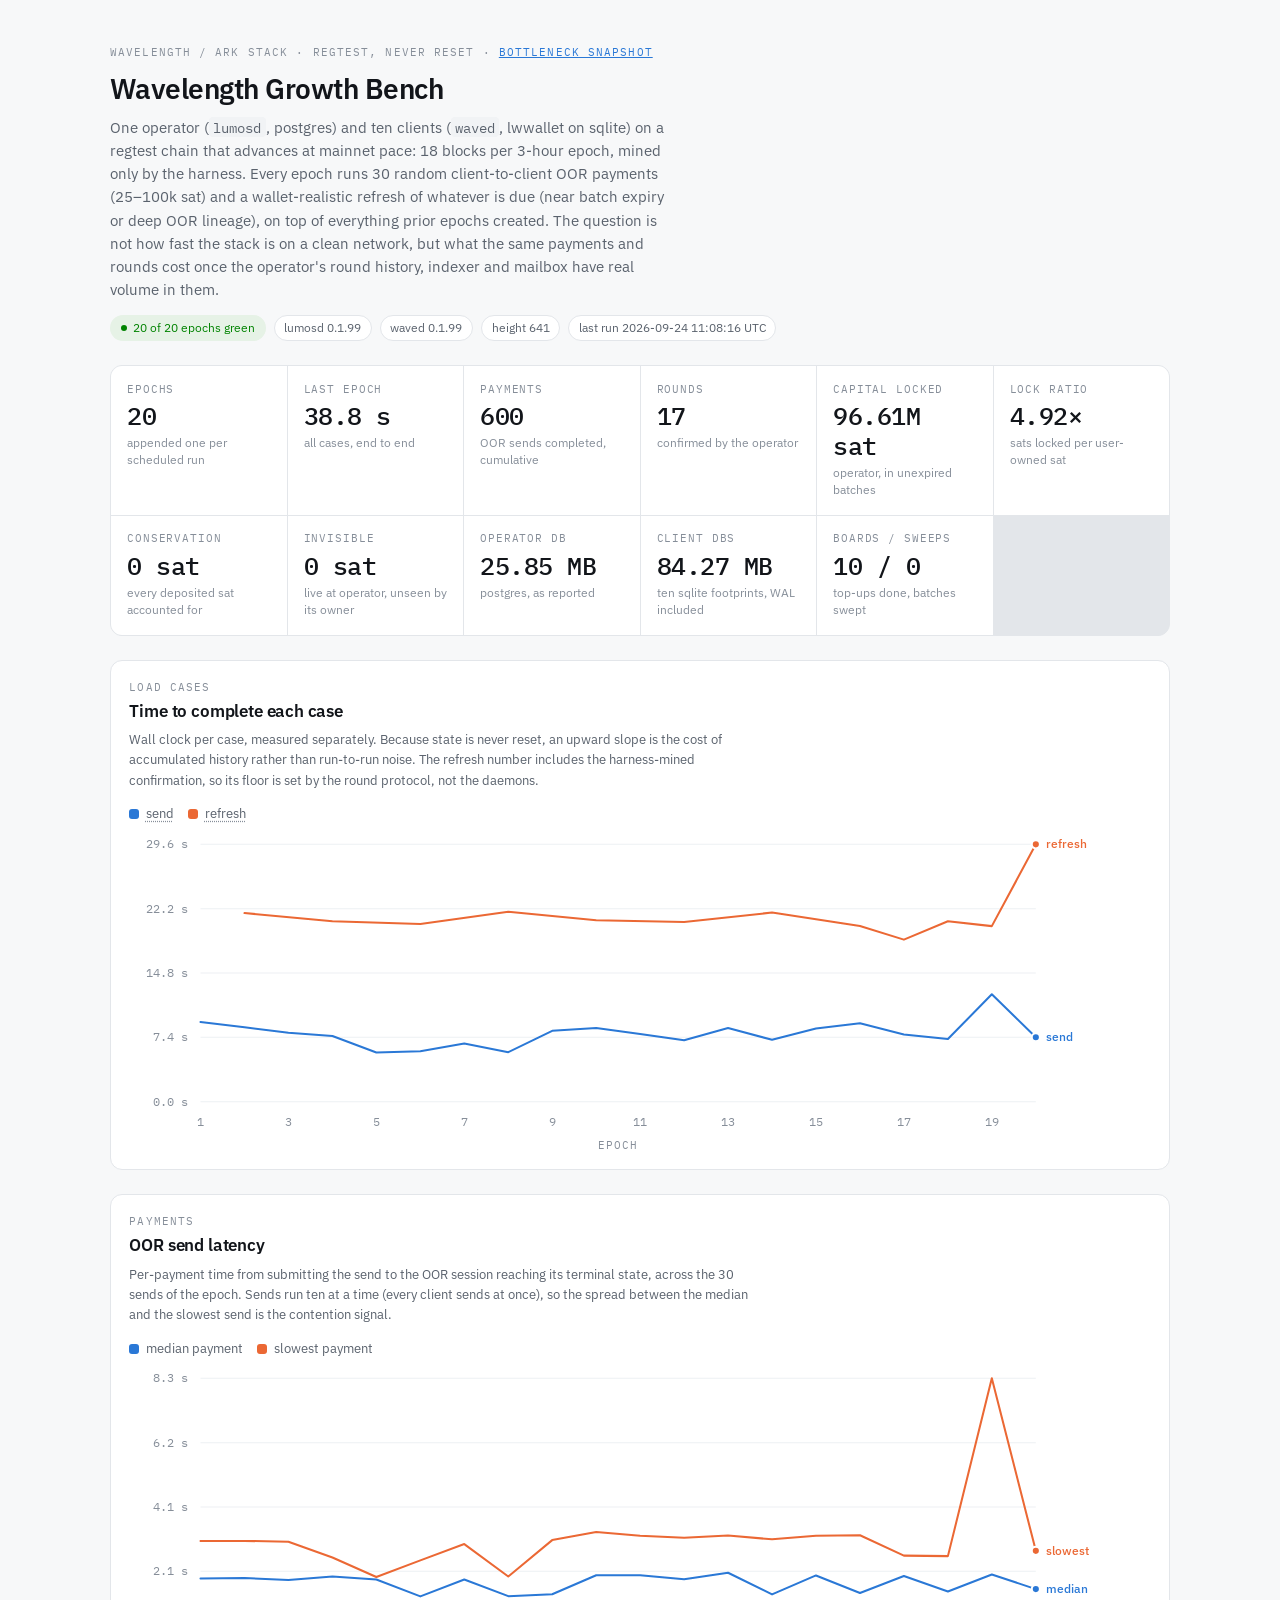
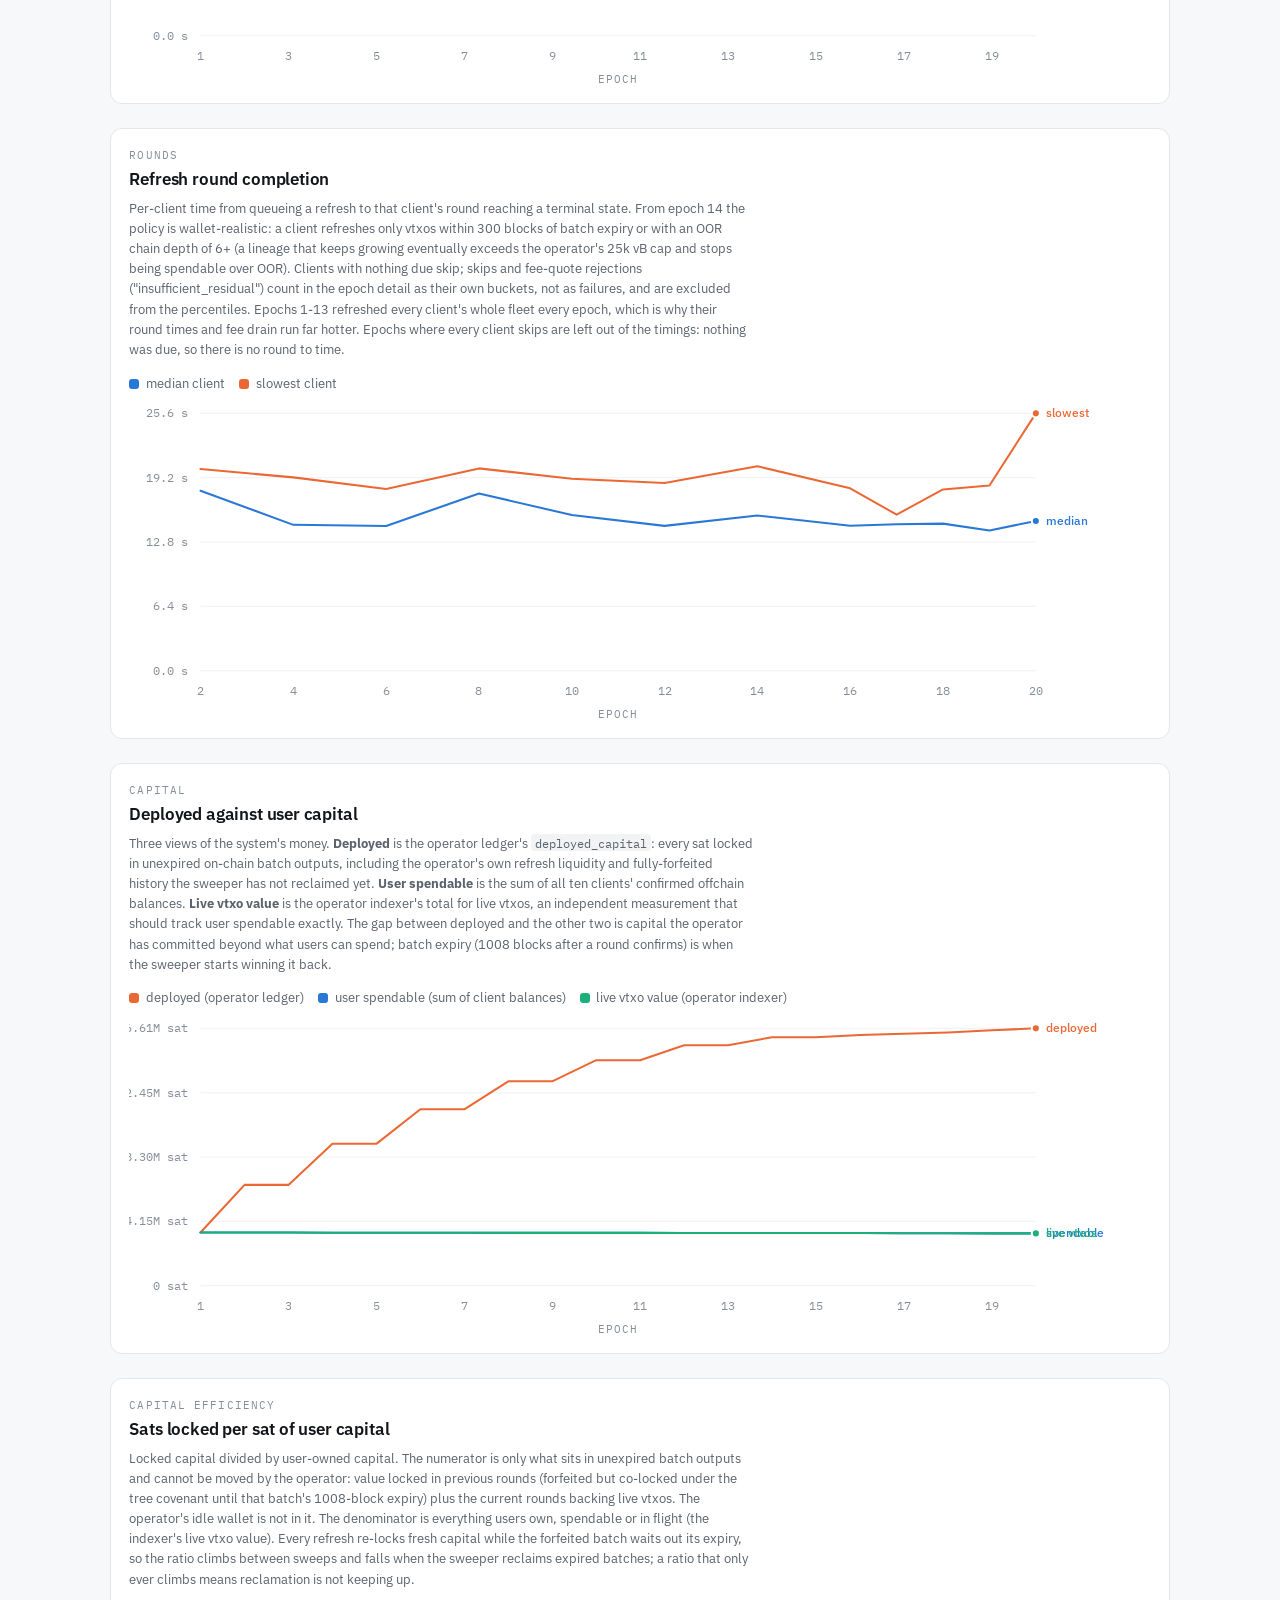
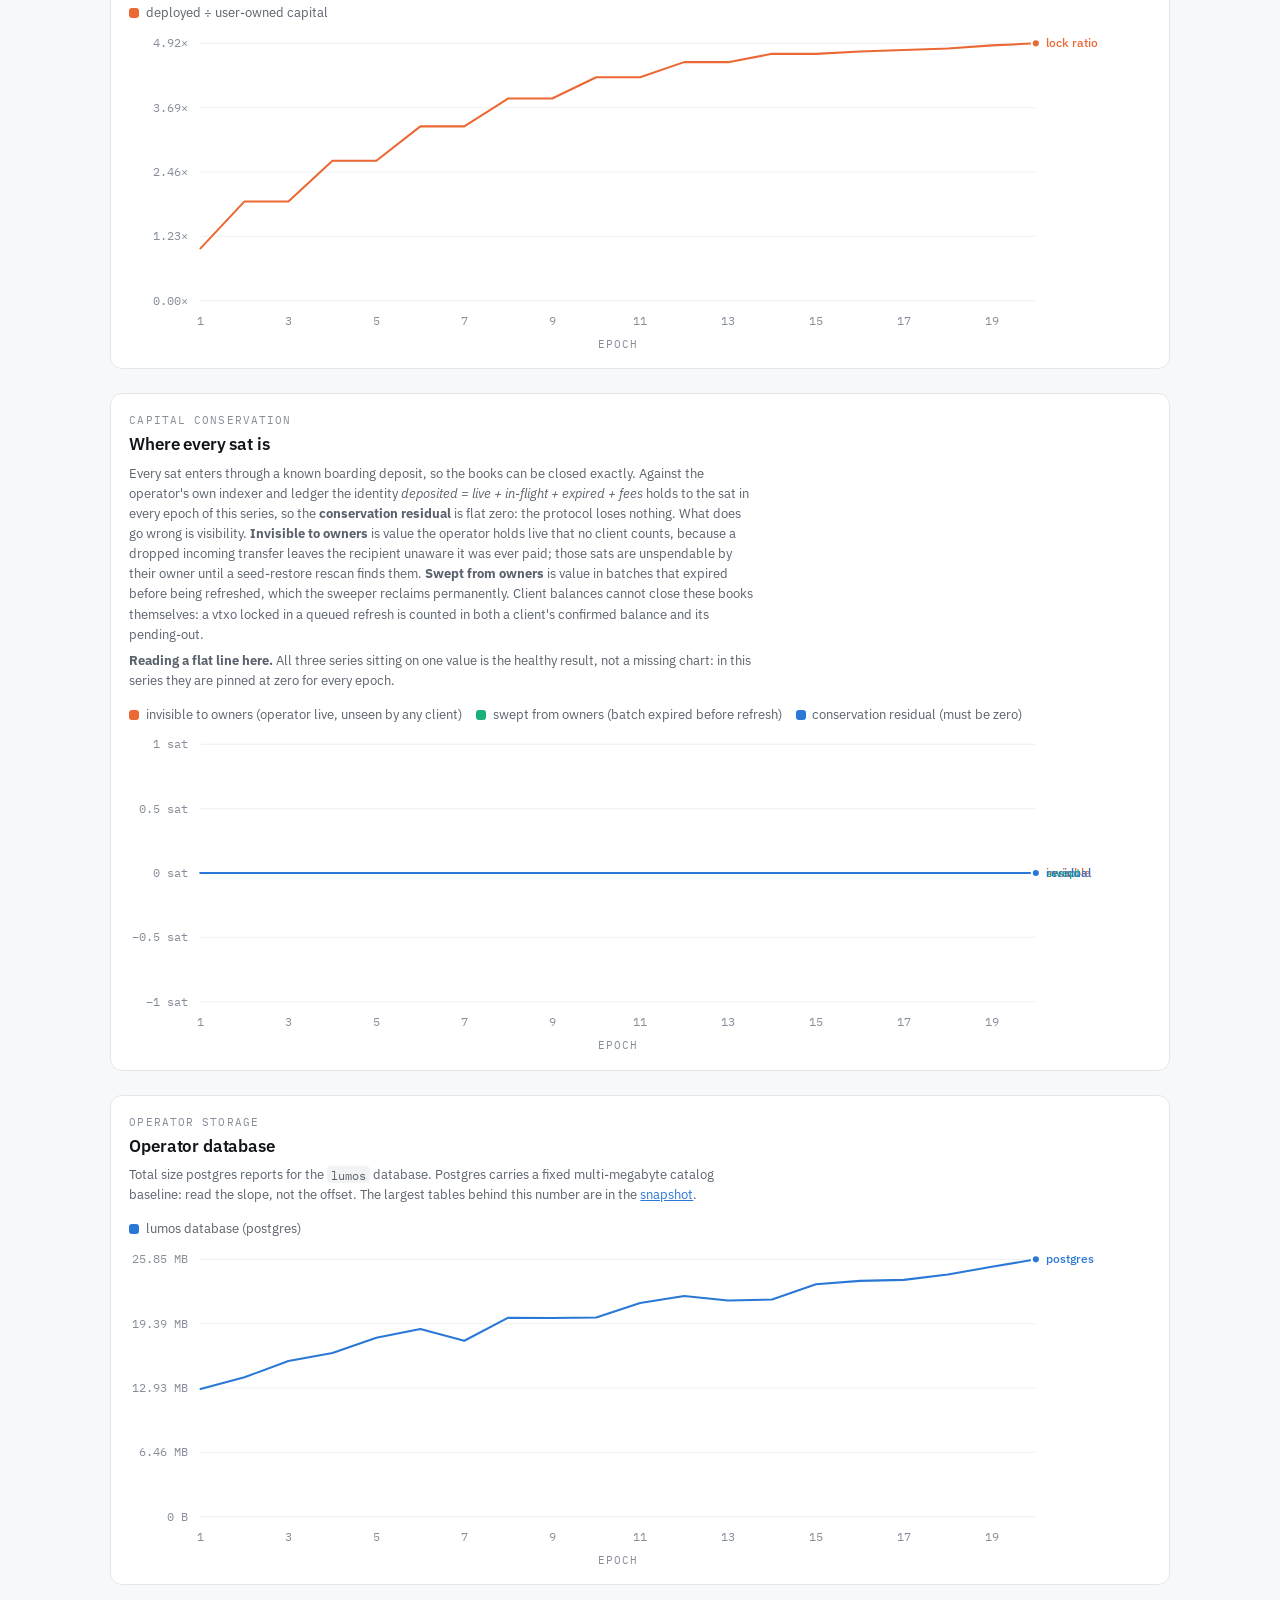
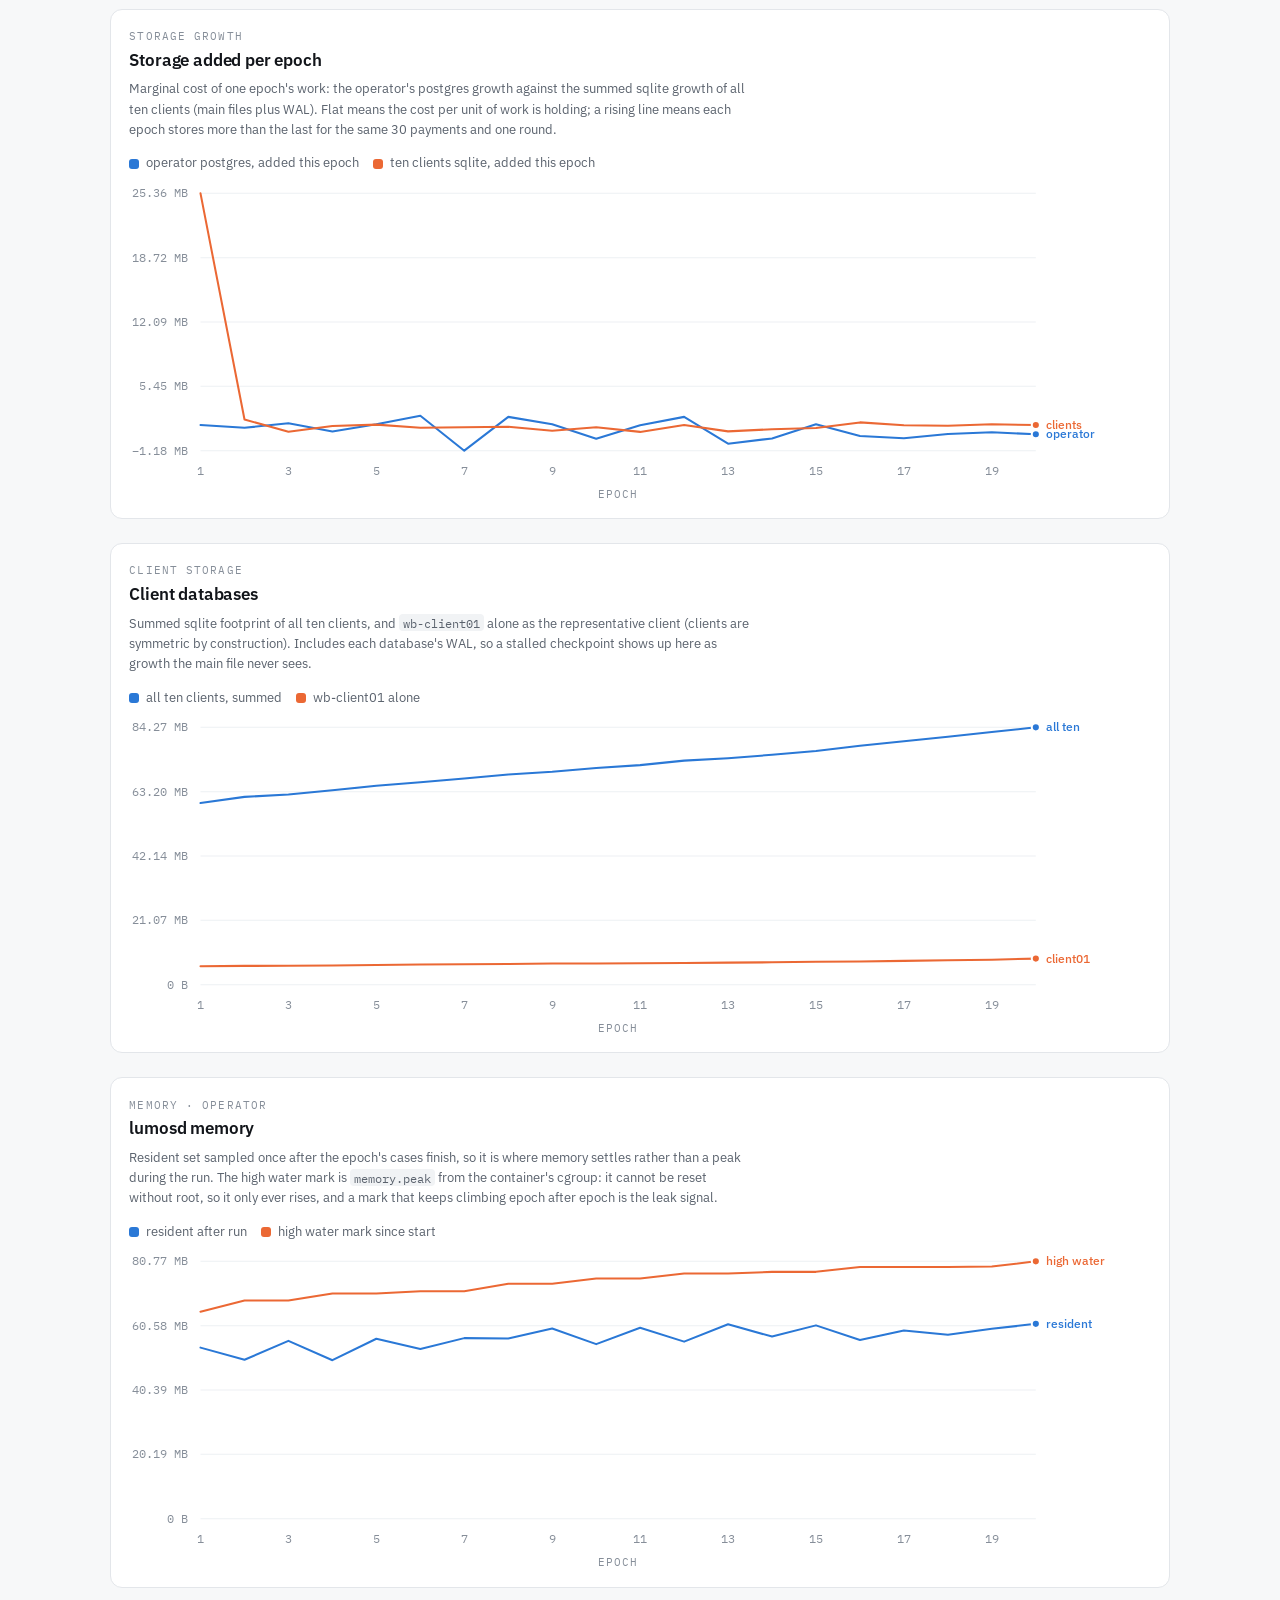
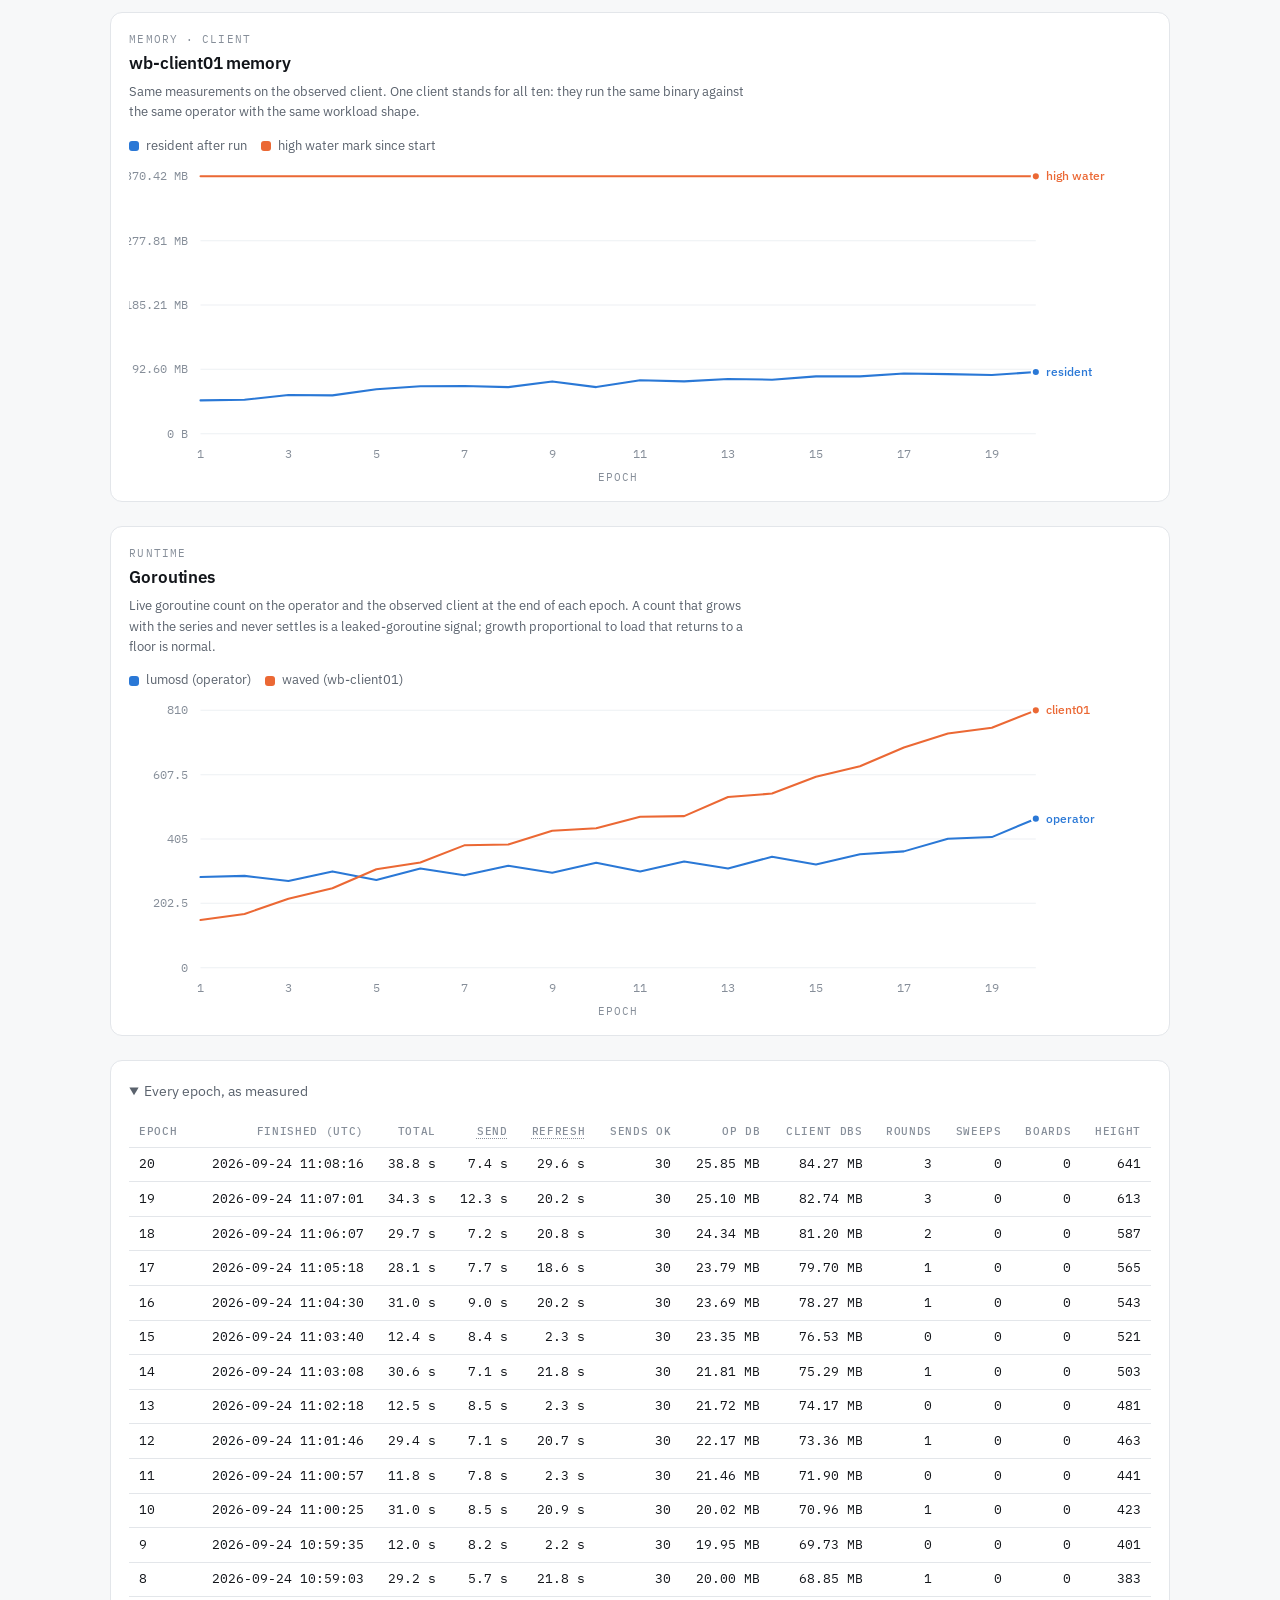
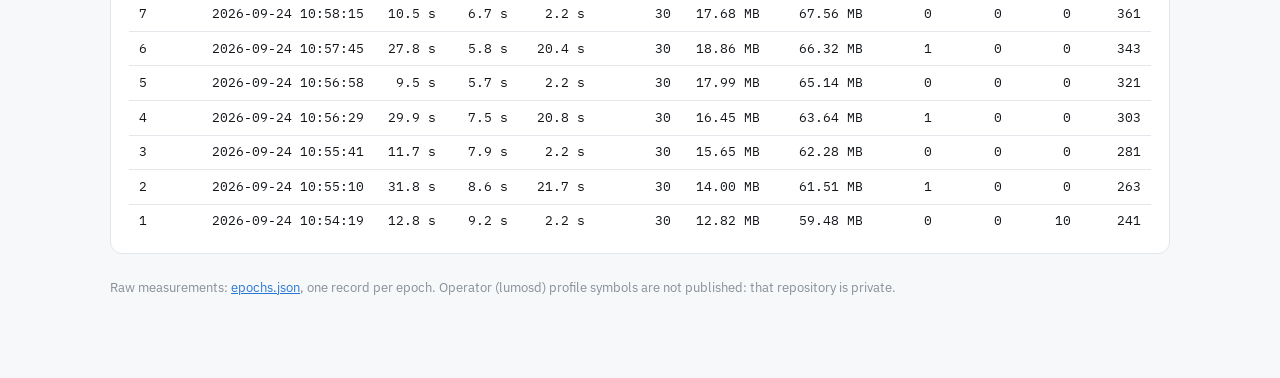
<file: docs/index.html>
<!doctype html>
<html lang="en">
<head>
<meta charset="utf-8">
<meta name="viewport" content="width=device-width, initial-scale=1">
<title>Wavelength Growth Bench</title>
<link rel="preconnect" href="https://fonts.googleapis.com">
<link rel="preconnect" href="https://fonts.gstatic.com" crossorigin>
<link rel="stylesheet" href="https://fonts.googleapis.com/css2?family=IBM+Plex+Sans:wght@400;500;600&family=IBM+Plex+Mono:wght@400;500;600&display=swap">
<style>
  /* Light palette is the complete set; the dark blocks below redefine only
     tokens, so nothing is ever defined solely behind a media query. */
  :root {
    color-scheme: light;
    --ground:   #f7f8f9;
    --surface:  #ffffff;
    --sunken:   #f1f3f5;
    --hairline: #e3e6ea;
    --grid:     #edf0f3;
    --ink:      #12151a;
    --ink-2:    #5a626d;
    --ink-3:    #868e99;
    --accent:   #2a78d6;
    --good:     #008300;
    --good-bg:  #e6f2e6;
    --crit:     #e34948;
    --crit-bg:  #fbeaea;
    --series-1: #2a78d6;
    --series-2: #eb6834;
    --series-3: #1baf7a;
  }
  @media (prefers-color-scheme: dark) {
    :root:not([data-theme="light"]) {
      color-scheme: dark;
      --ground:   #0f1216;
      --surface:  #171b21;
      --sunken:   #1d2229;
      --hairline: #262c34;
      --grid:     #222831;
      --ink:      #f2f4f7;
      --ink-2:    #a6aeb9;
      --ink-3:    #767e89;
      --accent:   #3987e5;
      --good:     #4caf50;
      --good-bg:  #16281a;
      --crit:     #e66767;
      --crit-bg:  #2b1a1a;
      --series-1: #3987e5;
      --series-2: #d95926;
      --series-3: #199e70;
    }
  }
  :root[data-theme="dark"] {
    color-scheme: dark;
    --ground:   #0f1216;
    --surface:  #171b21;
    --sunken:   #1d2229;
    --hairline: #262c34;
    --grid:     #222831;
    --ink:      #f2f4f7;
    --ink-2:    #a6aeb9;
    --ink-3:    #767e89;
    --accent:   #3987e5;
    --good:     #4caf50;
    --good-bg:  #16281a;
    --crit:     #e66767;
    --crit-bg:  #2b1a1a;
    --series-1: #3987e5;
    --series-2: #d95926;
    --series-3: #199e70;
  }

  *, *::before, *::after { box-sizing: border-box; }
  body {
    margin: 0;
    padding: 2.75rem 1.25rem 5rem;
    background: var(--ground);
    color: var(--ink);
    font-family: "IBM Plex Sans", ui-sans-serif, system-ui, -apple-system, "Segoe UI", sans-serif;
    font-size: 15px;
    line-height: 1.55;
    -webkit-font-smoothing: antialiased;
  }
  .wrap { max-width: 1060px; margin: 0 auto; display: flex; flex-direction: column; gap: 1.5rem; }

  /* Numbers are the content here, so every measured value is set in mono and
     tabular so columns line up. */
  .num { font-family: "IBM Plex Mono", ui-monospace, SFMono-Regular, Menlo, monospace;
         font-variant-numeric: tabular-nums; }

  .eyebrow {
    font-family: "IBM Plex Mono", ui-monospace, monospace;
    font-size: .6875rem; letter-spacing: .1em; text-transform: uppercase;
    color: var(--ink-3);
  }
  header { display: flex; flex-direction: column; gap: .35rem; }
  h1 { font-size: 1.75rem; font-weight: 600; letter-spacing: -.018em; margin: 0;
       text-wrap: balance; }
  .lede { color: var(--ink-2); margin: 0; max-width: 62ch; }
  .meta { display: flex; flex-wrap: wrap; gap: .4rem .5rem; align-items: center;
          margin-top: .5rem; }

  .chip {
    display: inline-flex; align-items: center; gap: .4rem;
    border: 1px solid var(--hairline); border-radius: 999px;
    padding: .17rem .6rem; font-size: .75rem; color: var(--ink-2);
    background: var(--surface);
  }
  .chip.ok   { color: var(--good); background: var(--good-bg); border-color: transparent; }
  .chip.bad  { color: var(--crit); background: var(--crit-bg); border-color: transparent; }
  .chip .dot { width: 6px; height: 6px; border-radius: 50%; background: currentColor; flex: none; }

  .readout {
    display: grid; gap: 1px; background: var(--hairline);
    border: 1px solid var(--hairline); border-radius: 12px; overflow: hidden;
    grid-template-columns: repeat(auto-fit, minmax(158px, 1fr));
  }
  .cell { background: var(--surface); padding: .9rem 1rem 1rem; }
  .cell .k { font-family: "IBM Plex Mono", monospace; font-size: .6875rem;
             letter-spacing: .08em; text-transform: uppercase; color: var(--ink-3); }
  .cell .v { font-size: 1.55rem; font-weight: 500; line-height: 1.2; margin-top: .3rem;
             font-family: "IBM Plex Mono", ui-monospace, monospace;
             font-variant-numeric: tabular-nums; letter-spacing: -.02em; }
  .cell .d { font-size: .75rem; color: var(--ink-3); margin-top: .2rem; line-height: 1.4; }

  .card {
    background: var(--surface); border: 1px solid var(--hairline);
    border-radius: 12px; padding: 1.15rem 1.15rem .9rem;
    display: flex; flex-direction: column; gap: .1rem;
  }
  .card h2 { font-size: 1.0625rem; font-weight: 600; margin: 0; letter-spacing: -.01em; }
  .note { color: var(--ink-2); font-size: .8125rem; margin: .3rem 0 0; max-width: 78ch; }
  .warn { color: var(--crit); font-size: .8125rem; margin: .4rem 0 0; }
  code { font-family: "IBM Plex Mono", monospace; font-size: .95em;
         background: var(--sunken); padding: .05em .3em; border-radius: 4px; }

  .explained { text-decoration: underline dotted var(--ink-3);
    text-underline-offset: 3px; cursor: help; }
  .legend { display: flex; flex-wrap: wrap; gap: .9rem; margin: .75rem 0 .1rem; }
  .legend span { display: inline-flex; align-items: center; gap: .4rem;
                 font-size: .8125rem; color: var(--ink-2); }
  .swatch { width: 10px; height: 10px; border-radius: 3px; flex: none; }

  .plot { position: relative; width: 100%; }
  svg { display: block; width: 100%; height: auto; }
  .tip {
    position: absolute; pointer-events: none; opacity: 0; transition: opacity .08s linear;
    background: var(--surface); border: 1px solid var(--hairline); border-radius: 8px;
    padding: .5rem .6rem; font-size: .8125rem;
    box-shadow: 0 6px 18px rgb(18 21 26 / 14%); white-space: nowrap; z-index: 5;
  }
  .tip .hd { font-family: "IBM Plex Mono", monospace; font-size: .6875rem;
             letter-spacing: .08em; text-transform: uppercase;
             color: var(--ink-3); margin-bottom: .3rem; }
  .tip .row { display: flex; align-items: center; gap: .4rem; color: var(--ink-2); }
  .tip .row b { color: var(--ink); font-weight: 500;
                font-family: "IBM Plex Mono", monospace; font-variant-numeric: tabular-nums; }

  .scroll { overflow-x: auto; margin-top: .75rem; }
  table { border-collapse: collapse; width: 100%; font-size: .8125rem; }
  th, td { text-align: right; padding: .42rem .6rem; white-space: nowrap;
           border-bottom: 1px solid var(--hairline); }
  td { font-family: "IBM Plex Mono", ui-monospace, monospace; font-variant-numeric: tabular-nums; }
  th { font-family: "IBM Plex Mono", monospace; font-size: .6875rem; font-weight: 500;
       letter-spacing: .06em; text-transform: uppercase; color: var(--ink-3);
       position: sticky; top: 0; background: var(--surface); }
  th:first-child, td:first-child { text-align: left; }
  tbody tr:last-child td { border-bottom: none; }

  /* Status is a pill, so it never rests on color alone. */
  .pill { display: inline-block; border-radius: 999px; padding: .05rem .45rem;
          font-size: .75rem; font-weight: 500; }
  .pill.ok  { color: var(--good); background: var(--good-bg); }
  .pill.bad { color: var(--crit); background: var(--crit-bg); }

  details > summary {
    cursor: pointer; color: var(--ink-2); font-size: .875rem;
    padding: .1rem 0; border-radius: 4px;
  }
  details > summary:focus-visible,
  a:focus-visible { outline: 2px solid var(--accent); outline-offset: 2px; }
  footer { color: var(--ink-3); font-size: .8125rem; }
  a { color: var(--accent); }
  @media (prefers-reduced-motion: reduce) { * { transition: none !important; } }
</style>
</head>
<body>
<div class="wrap">
  <header>
    <span class="eyebrow">Wavelength / Ark stack &middot; regtest, never reset &middot;
      <a href="nodes.html">bottleneck snapshot</a></span>
    <h1>Wavelength Growth Bench</h1>
    <p class="lede">One operator (<code>lumosd</code>, postgres) and ten clients
      (<code>waved</code>, lwwallet on sqlite) on a regtest chain that advances at
      mainnet pace: 18 blocks per 3-hour epoch, mined only by the harness. Every
      epoch runs 30 random client-to-client OOR payments (25&ndash;100k sat) and a
      wallet-realistic refresh of whatever is due (near batch expiry or deep OOR
      lineage), on top of everything prior epochs created. The question is not how
      fast the stack is on a clean network, but what the same payments and rounds
      cost once the operator's round history, indexer and mailbox have real volume
      in them.</p>
    <div class="meta" id="meta"></div>
  </header>

  <section class="readout" id="readout"></section>

  <section class="card">
    <span class="eyebrow">Load cases</span>
    <h2>Time to complete each case</h2>
    <p class="note">Wall clock per case, measured separately. Because state is never
      reset, an upward slope is the cost of accumulated history rather than
      run-to-run noise. The refresh number includes the harness-mined confirmation,
      so its floor is set by the round protocol, not the daemons.</p>
    <div class="legend" id="lg-dur"></div>
    <div class="plot" id="p-dur"><div class="tip" id="t-dur"></div></div>
  </section>

  <section class="card">
    <span class="eyebrow">Payments</span>
    <h2>OOR send latency</h2>
    <p class="note">Per-payment time from submitting the send to the OOR session
      reaching its terminal state, across the 30 sends of the epoch. Sends run ten
      at a time (every client sends at once), so the spread between the median and
      the slowest send is the contention signal.</p>
    <div class="legend" id="lg-send"></div>
    <div class="plot" id="p-send"><div class="tip" id="t-send"></div></div>
  </section>

  <section class="card">
    <span class="eyebrow">Rounds</span>
    <h2>Refresh round completion</h2>
    <p class="note">Per-client time from queueing a refresh to that client's round
      reaching a terminal state. From epoch 14 the policy is wallet-realistic:
      a client refreshes only vtxos within 300 blocks of batch expiry or with
      an OOR chain depth of 6+ (a lineage that keeps growing eventually
      exceeds the operator's 25k vB cap and stops being spendable over OOR).
      Clients with nothing due skip; skips and fee-quote rejections
      ("insufficient_residual") count in the epoch detail as their own
      buckets, not as failures, and are excluded from the percentiles.
      Epochs 1-13 refreshed every client's whole fleet every epoch, which is
      why their round times and fee drain run far hotter. Epochs where
      every client skips are left out of the timings: nothing was due, so
      there is no round to time.</p>
    <div class="legend" id="lg-ref"></div>
    <div class="plot" id="p-ref"><div class="tip" id="t-ref"></div></div>
  </section>

  <section class="card">
    <span class="eyebrow">Capital</span>
    <h2>Deployed against user capital</h2>
    <p class="note">Three views of the system's money. <b>Deployed</b> is the
      operator ledger's <code>deployed_capital</code>: every sat locked in
      unexpired on-chain batch outputs, including the operator's own refresh
      liquidity and fully-forfeited history the sweeper has not reclaimed yet.
      <b>User spendable</b> is the sum of all ten clients' confirmed offchain
      balances. <b>Live vtxo value</b> is the operator indexer's total for
      live vtxos, an independent measurement that should track user spendable
      exactly. The gap between deployed and the other two is capital the
      operator has committed beyond what users can spend; batch expiry (1008
      blocks after a round confirms) is when the sweeper starts winning it
      back.</p>
    <div class="legend" id="lg-cap"></div>
    <div class="plot" id="p-cap"><div class="tip" id="t-cap"></div></div>
  </section>

  <section class="card">
    <span class="eyebrow">Capital efficiency</span>
    <h2>Sats locked per sat of user capital</h2>
    <p class="note">Locked capital divided by user-owned capital. The
      numerator is only what sits in unexpired batch outputs and cannot be
      moved by the operator: value locked in previous rounds (forfeited but
      co-locked under the tree covenant until that batch's 1008-block
      expiry) plus the current rounds backing live vtxos. The operator's
      idle wallet is not in it. The denominator is everything users own,
      spendable or in flight (the indexer's live vtxo value). Every refresh
      re-locks fresh capital while the forfeited batch waits out its expiry,
      so the ratio climbs between sweeps and falls when the sweeper reclaims
      expired batches; a ratio that only ever climbs means reclamation is
      not keeping up.</p>
    <div class="legend" id="lg-eff"></div>
    <div class="plot" id="p-eff"><div class="tip" id="t-eff"></div></div>
  </section>

  <section class="card">
    <span class="eyebrow">Capital conservation</span>
    <h2>Where every sat is</h2>
    <p class="note">Every sat enters through a known boarding deposit, so the
      books can be closed exactly. Against the operator's own indexer and
      ledger the identity <em>deposited = live + in-flight + expired +
      fees</em> holds to the sat in every epoch of this series, so the
      <b>conservation residual</b> is flat zero: the protocol loses nothing.
      What does go wrong is visibility. <b>Invisible to owners</b> is value
      the operator holds live that no client counts, because a dropped
      incoming transfer leaves the recipient unaware it was ever paid; those
      sats are unspendable by their owner until a seed-restore rescan finds
      them. <b>Swept from owners</b> is value in batches that expired before
      being refreshed, which the sweeper reclaims permanently. Client
      balances cannot close these books themselves: a vtxo locked in a
      queued refresh is counted in both a client's confirmed balance and its
      pending-out.</p>
    <p class="note"><b>Reading a flat line here.</b> All three series
      sitting on one value is the healthy result, not a missing chart: in
      this series they are pinned at zero for every epoch.</p>
    <div class="legend" id="lg-cons"></div>
    <div class="plot" id="p-cons"><div class="tip" id="t-cons"></div></div>
  </section>

  <section class="card">
    <span class="eyebrow">Operator storage</span>
    <h2>Operator database</h2>
    <p class="note">Total size postgres reports for the <code>lumos</code> database.
      Postgres carries a fixed multi-megabyte catalog baseline: read the slope, not
      the offset. The largest tables behind this number are in the
      <a href="nodes.html">snapshot</a>.</p>
    <div class="legend" id="lg-opdb"></div>
    <div class="plot" id="p-opdb"><div class="tip" id="t-opdb"></div></div>
  </section>

  <section class="card">
    <span class="eyebrow">Storage growth</span>
    <h2>Storage added per epoch</h2>
    <p class="note">Marginal cost of one epoch's work: the operator's postgres
      growth against the summed sqlite growth of all ten clients (main files plus
      WAL). Flat means the cost per unit of work is holding; a rising line means
      each epoch stores more than the last for the same 30 payments and one
      round.</p>
    <div class="legend" id="lg-grow"></div>
    <div class="plot" id="p-grow"><div class="tip" id="t-grow"></div></div>
  </section>

  <section class="card">
    <span class="eyebrow">Client storage</span>
    <h2>Client databases</h2>
    <p class="note">Summed sqlite footprint of all ten clients, and
      <code>wb-client01</code> alone as the representative client (clients are
      symmetric by construction). Includes each database's WAL, so a stalled
      checkpoint shows up here as growth the main file never sees.</p>
    <div class="legend" id="lg-cldb"></div>
    <div class="plot" id="p-cldb"><div class="tip" id="t-cldb"></div></div>
  </section>

  <section class="card">
    <span class="eyebrow">Memory &middot; operator</span>
    <h2>lumosd memory</h2>
    <p class="note">Resident set sampled once after the epoch's cases finish, so it
      is where memory settles rather than a peak during the run. The high water
      mark is <code>memory.peak</code> from the container's cgroup: it cannot be
      reset without root, so it only ever rises, and a mark that keeps climbing
      epoch after epoch is the leak signal.</p>
    <div class="legend" id="lg-memo"></div>
    <div class="plot" id="p-memo"><div class="tip" id="t-memo"></div></div>
  </section>

  <section class="card">
    <span class="eyebrow">Memory &middot; client</span>
    <h2>wb-client01 memory</h2>
    <p class="note">Same measurements on the observed client. One client stands for
      all ten: they run the same binary against the same operator with the same
      workload shape.</p>
    <div class="legend" id="lg-memc"></div>
    <div class="plot" id="p-memc"><div class="tip" id="t-memc"></div></div>
  </section>

  <section class="card">
    <span class="eyebrow">Runtime</span>
    <h2>Goroutines</h2>
    <p class="note">Live goroutine count on the operator and the observed client at
      the end of each epoch. A count that grows with the series and never settles
      is a leaked-goroutine signal; growth proportional to load that returns to a
      floor is normal.</p>
    <div class="legend" id="lg-gor"></div>
    <div class="plot" id="p-gor"><div class="tip" id="t-gor"></div></div>
  </section>

  <section class="card">
    <details open>
      <summary>Every epoch, as measured</summary>
      <div class="scroll" id="table"></div>
    </details>
  </section>

  <footer id="footer"></footer>
</div>

<script>
const NS = 'http://www.w3.org/2000/svg';
const el = (n, a = {}) => {
  const e = document.createElementNS(NS, n);
  for (const [k, v] of Object.entries(a)) e.setAttribute(k, v);
  return e;
};
const fmtBytes = b => {
  const s = b < 0 ? '−' : '';
  b = Math.abs(b);
  if (b >= 1e9) return s + (b / 1e9).toFixed(2) + ' GB';
  if (b >= 1e6) return s + (b / 1e6).toFixed(2) + ' MB';
  if (b >= 1e3) return s + (b / 1e3).toFixed(0) + ' kB';
  return s + b + ' B';
};
const fmtSecs = v => v >= 60 ? (v / 60).toFixed(1) + ' min' : v.toFixed(1) + ' s';
const fmtInt = v => v.toLocaleString('en-US');
const fmtSat = v => {
  const s = v < 0 ? '−' : '';
  const a = Math.abs(v);
  if (a >= 1e8) return s + (a / 1e8).toFixed(2) + ' BTC';
  if (a >= 1e6) return s + (a / 1e6).toFixed(2) + 'M sat';
  if (a >= 1e4) return s + (a / 1e3).toFixed(0) + 'k sat';
  return s + fmtInt(a) + ' sat';
};
const fmtRatio = v => v.toFixed(2) + '×';

// What each timed case actually does, so the seconds on the chart mean
// something without reading the harness. Taken from the case bodies and the
// epoch config (SEND_TOTAL, SEND_WAVES, NUM_CLIENTS), not the case names.
const CASES = [
  { key: 'send', color: 'var(--series-1)',
    what: '30 client-to-client OOR payments in 3 waves of 10: every client '
        + 'sends once per wave, concurrently, to a uniformly random other '
        + 'client, 25-100k sat. Each payment is timed from submission to '
        + 'its OOR session reaching a terminal state. Fully offchain: no '
        + 'blocks are mined during this case.' },
  { key: 'refresh', color: 'var(--series-2)',
    what: 'Selective, wallet-realistic refresh (from epoch 14): each client '
        + 'refreshes only vtxos within 300 blocks of batch expiry or with an '
        + 'OOR chain depth of 6+, queued into the next shared round; clients '
        + 'with nothing due skip. The harness mines until every submitting '
        + 'client’s round FSM reaches a terminal state. Epochs 1-13 '
        + 'refreshed the whole fleet every epoch instead.' },
];
const CASE_WHAT = Object.fromEntries(CASES.map(c => [c.key, c.what]));

// One y-scale per chart. Two measures of different magnitude get two charts,
// never a second axis.
function lineChart(host, tip, legendHost, series, fmt) {
  host.querySelectorAll('svg, p').forEach(n => n.remove());
  legendHost.textContent = '';
  const drawn = series.filter(s => s.points.length);
  if (!drawn.length) {
    const p = document.createElement('p');
    p.className = 'note';
    p.textContent = 'No epochs recorded yet.';
    host.append(p);
    return;
  }

  const W = 1000, H = 320, m = { t: 16, r: 112, b: 52, l: 70 };
  const xs = drawn.flatMap(s => s.points.map(p => p[0]));
  const ys = drawn.flatMap(s => s.points.map(p => p[1]));
  const x0 = Math.min(...xs), x1 = Math.max(...xs);
  // A series that never moves (conservation residual pinned at zero, say)
  // would otherwise be drawn flat along the x-axis and read as an empty
  // chart, which is the opposite of what a flat zero means here. Give a
  // constant series a real range so the line sits inside the plot.
  const flat = Math.max(...ys) === Math.min(...ys);
  const y1 = flat ? Math.max(...ys) + 1 : Math.max(...ys, 1e-9);
  const y0 = flat ? Math.min(...ys) - 1 : Math.min(0, ...ys);
  const px = v => m.l + (x1 === x0 ? 0 : (v - x0) / (x1 - x0)) * (W - m.l - m.r);
  const py = v => H - m.b - (y1 === y0 ? 0 : (v - y0) / (y1 - y0)) * (H - m.t - m.b);

  const svg = el('svg', { viewBox: `0 0 ${W} ${H}`, role: 'img' });

  for (let i = 0; i <= 4; i++) {
    const v = y0 + (y1 - y0) * i / 4, y = py(v);
    svg.append(el('line', { x1: m.l, x2: W - m.r, y1: y, y2: y,
      stroke: 'var(--grid)', 'stroke-width': 1 }));
    const t = el('text', { x: m.l - 12, y: y + 4, 'text-anchor': 'end',
      fill: 'var(--ink-3)', 'font-size': 12,
      'font-family': '"IBM Plex Mono", monospace' });
    t.textContent = fmt(v);
    svg.append(t);
  }
  const step = Math.max(1, Math.ceil((x1 - x0 + 1) / 12));
  for (let v = x0; v <= x1; v += step) {
    const t = el('text', { x: px(v), y: H - 28, 'text-anchor': 'middle',
      fill: 'var(--ink-3)', 'font-size': 12,
      'font-family': '"IBM Plex Mono", monospace' });
    t.textContent = v;
    svg.append(t);
  }
  const xl = el('text', { x: (m.l + W - m.r) / 2, y: H - 6, 'text-anchor': 'middle',
    fill: 'var(--ink-3)', 'font-size': 11, 'letter-spacing': 1.2,
    'font-family': '"IBM Plex Mono", monospace' });
  xl.textContent = 'EPOCH';
  svg.append(xl);

  for (const s of drawn) {
    const d = s.points.map((p, i) =>
      `${i ? 'L' : 'M'}${px(p[0]).toFixed(1)} ${py(p[1]).toFixed(1)}`).join(' ');
    svg.append(el('path', { d, fill: 'none', stroke: s.color, 'stroke-width': 2,
      'stroke-linejoin': 'round', 'stroke-linecap': 'round' }));

    // The most recent reading is the one that matters, so mark it.
    const last = s.points[s.points.length - 1];
    svg.append(el('circle', { cx: px(last[0]), cy: py(last[1]), r: 4, fill: s.color,
      stroke: 'var(--surface)', 'stroke-width': 2 }));

    // Direct label: identity never rests on colour alone.
    const lab = el('text', { x: px(last[0]) + 10, y: py(last[1]) + 4, fill: s.color,
      'font-size': 12, 'font-weight': 500 });
    lab.textContent = s.label;
    svg.append(lab);
  }

  const cross = el('line', { y1: m.t, y2: H - m.b, stroke: 'var(--ink-3)',
    'stroke-width': 1, 'stroke-dasharray': '3 3', opacity: 0 });
  svg.append(cross);
  const dots = drawn.map(s => {
    const c = el('circle', { r: 4.5, fill: s.color, stroke: 'var(--surface)',
      'stroke-width': 2, opacity: 0 });
    svg.append(c);
    return c;
  });

  host.insertBefore(svg, tip);

  const hide = () => {
    cross.setAttribute('opacity', 0);
    dots.forEach(d => d.setAttribute('opacity', 0));
    tip.style.opacity = 0;
  };
  svg.addEventListener('pointerleave', hide);
  svg.addEventListener('pointermove', ev => {
    const r = svg.getBoundingClientRect();
    const vx = (ev.clientX - r.left) / r.width * W;
    let epoch = Math.round(x0 + (x1 === x0 ? 0
      : (vx - m.l) / (W - m.l - m.r) * (x1 - x0)));
    epoch = Math.min(x1, Math.max(x0, epoch));

    cross.setAttribute('x1', px(epoch));
    cross.setAttribute('x2', px(epoch));
    cross.setAttribute('opacity', 1);

    let rows = '';
    drawn.forEach((s, i) => {
      const pt = s.points.find(p => p[0] === epoch);
      if (!pt) { dots[i].setAttribute('opacity', 0); return; }
      dots[i].setAttribute('cx', px(pt[0]));
      dots[i].setAttribute('cy', py(pt[1]));
      dots[i].setAttribute('opacity', 1);
      rows += `<div class="row"><span class="swatch" style="background:${s.color}"></span>` +
              `${s.label}&nbsp;<b>${fmt(pt[1])}</b></div>`;
    });
    tip.innerHTML = `<div class="hd">epoch ${epoch}</div>${rows}`;
    tip.style.opacity = 1;
    const left = px(epoch) / W * r.width;
    tip.style.left = Math.min(r.width - tip.offsetWidth - 8,
      Math.max(0, left + 16)) + 'px';
    tip.style.top = '10px';
  });

  for (const s of drawn) {
    const sp = document.createElement('span');
    sp.innerHTML = `<span class="swatch" style="background:${s.color}"></span>${s.name}`;
    if (s.what) {
      sp.title = s.what;
      sp.classList.add('explained');
    }
    legendHost.append(sp);
  }
}

const cell = (k, v, d) =>
  `<div class="cell"><div class="k">${k}</div><div class="v">${v}</div>` +
  (d ? `<div class="d">${d}</div>` : '') + '</div>';

function render(data) {
  data.sort((a, b) => a.epoch - b.epoch);
  const last = data[data.length - 1];
  const green = data.filter(e => e.cases.every(c => c.status === 'pass')).length;
  const allGreen = green === data.length;

  document.getElementById('meta').innerHTML =
    `<span class="chip ${allGreen ? 'ok' : 'bad'}"><span class="dot"></span>` +
    `${green} of ${data.length} epochs green</span>` +
    `<span class="chip">lumosd ${last.versions.lumosd}</span>` +
    `<span class="chip">waved ${last.versions.waved}</span>` +
    `<span class="chip">height ${fmtInt(last.after.block_height)}</span>` +
    `<span class="chip">last run ${last.finished_at.replace('T', ' ').replace('Z', ' UTC')}</span>`;

  const caseOf = (e, k) => e.cases.find(x => x.name === k);
  const totalSends = data.reduce((a, e) =>
    a + ((caseOf(e, 'send') || {}).detail?.passed || 0), 0);
  const totalRounds = data.reduce((a, e) =>
    a + ((e.rounds || {}).rounds_confirmed || 0), 0);
  const totalSweeps = data.reduce((a, e) =>
    a + ((e.rounds || {}).batch_sweeps || 0), 0);
  const totalBoards = data.reduce((a, e) => a + ((e.boards || []).length), 0);

  const cap = last.capital || {};
  const chk = last.capital_check || {};
  const userCap = cap.live_vtxo_sat ?? cap.spendable_sat;
  const ratio = cap.deployed_sat != null && userCap
    ? (cap.deployed_sat / userCap).toFixed(2) + '×' : 'n/a';
  document.getElementById('readout').innerHTML =
    cell('epochs', data.length, 'appended one per scheduled run') +
    cell('last epoch', fmtSecs(last.duration_s), 'all cases, end to end') +
    cell('payments', fmtInt(totalSends), 'OOR sends completed, cumulative') +
    cell('rounds', fmtInt(totalRounds), 'confirmed by the operator') +
    cell('capital locked', cap.deployed_sat != null ? fmtSat(cap.deployed_sat) : 'n/a',
      'operator, in unexpired batches') +
    cell('lock ratio', ratio, 'sats locked per user-owned sat') +
    cell('conservation', chk.residual_sat === 0 ? '0 sat'
      : (chk.residual_sat == null ? 'n/a' : fmtSat(chk.residual_sat)),
      chk.residual_sat === 0 ? 'every deposited sat accounted for'
        : 'deposited minus live, in-flight, expired and fees') +
    cell('invisible', chk.invisible_sat == null ? 'n/a'
      : fmtSat(chk.invisible_sat),
      'live at operator, unseen by its owner') +
    cell('operator db', fmtBytes(last.after.operator_pg_bytes ?? 0),
      'postgres, as reported') +
    cell('client dbs', fmtBytes(last.after.clients_sqlite_bytes ?? 0),
      'ten sqlite footprints, WAL included') +
    cell('boards / sweeps', `${fmtInt(totalBoards)} / ${fmtInt(totalSweeps)}`,
      'top-ups done, batches swept');

  // A case that did no work is not a faster case, it is a different
  // event. Refresh skips every client in the epochs where nothing is near
  // batch expiry or deep enough in OOR lineage, and its ~2s of polling
  // plotted next to a ~20s real round reads as a sawtooth in the timings
  // when it is really an alternation between working and not working.
  // Plot only epochs where the case actually ran something.
  const didWork = f => (f.detail?.passed ?? 1) > 0;
  const dur = CASES.map(c => ({
    name: c.key, label: c.key, color: c.color, what: c.what,
    points: data.flatMap(e => {
      const f = caseOf(e, c.key);
      return f && f.status === 'pass' && didWork(f)
        ? [[e.epoch, f.duration_s]] : [];
    }),
  }));
  lineChart(document.getElementById('p-dur'), document.getElementById('t-dur'),
    document.getElementById('lg-dur'), dur, fmtSecs);

  // Per-payment latency spread. Failed epochs are skipped, not zeroed.
  const detailSeries = (caseKey, picks) => picks.map(p => ({
    name: p.name, label: p.label, color: p.color,
    points: data.flatMap(e => {
      const f = caseOf(e, caseKey);
      const v = f && f.detail ? f.detail[p.field] : null;
      return v === null || v === undefined ? [] : [[e.epoch, v]];
    }),
  }));
  lineChart(document.getElementById('p-send'), document.getElementById('t-send'),
    document.getElementById('lg-send'),
    detailSeries('send', [
      { field: 'p50_s', name: 'median payment', label: 'median', color: 'var(--series-1)' },
      { field: 'max_s', name: 'slowest payment', label: 'slowest', color: 'var(--series-2)' },
    ]), fmtSecs);
  lineChart(document.getElementById('p-ref'), document.getElementById('t-ref'),
    document.getElementById('lg-ref'),
    detailSeries('refresh', [
      { field: 'p50_s', name: 'median client', label: 'median', color: 'var(--series-1)' },
      { field: 'max_s', name: 'slowest client', label: 'slowest', color: 'var(--series-2)' },
    ]), fmtSecs);

  const opt = (e, path) => path.reduce((v, k) => (v == null ? v : v[k]), e);
  const series = defs => defs.map(d => ({
    name: d.name, label: d.label, color: d.color,
    points: data.flatMap(e => {
      const v = d.pick(e);
      return v === null || v === undefined ? [] : [[e.epoch, v]];
    }),
  }));

  lineChart(document.getElementById('p-cap'), document.getElementById('t-cap'),
    document.getElementById('lg-cap'),
    series([
      { name: 'deployed (operator ledger)', label: 'deployed',
        color: 'var(--series-2)', pick: e => opt(e, ['capital', 'deployed_sat']) },
      { name: 'user spendable (sum of client balances)', label: 'spendable',
        color: 'var(--series-1)', pick: e => opt(e, ['capital', 'spendable_sat']) },
      { name: 'live vtxo value (operator indexer)', label: 'live vtxos',
        color: 'var(--series-3)', pick: e => opt(e, ['capital', 'live_vtxo_sat']) },
    ]), fmtSat);

  lineChart(document.getElementById('p-eff'), document.getElementById('t-eff'),
    document.getElementById('lg-eff'),
    series([
      { name: 'deployed ÷ user-owned capital', label: 'lock ratio',
        color: 'var(--series-2)',
        pick: e => {
          const d = opt(e, ['capital', 'deployed_sat']);
          const s = opt(e, ['capital', 'live_vtxo_sat'])
                 ?? opt(e, ['capital', 'spendable_sat']);
          return d != null && s ? d / s : null;
        } },
    ]), fmtRatio);

  lineChart(document.getElementById('p-cons'), document.getElementById('t-cons'),
    document.getElementById('lg-cons'),
    series([
      { name: 'invisible to owners (operator live, unseen by any client)',
        label: 'invisible', color: 'var(--series-2)',
        pick: e => opt(e, ['capital_check', 'invisible_sat']) },
      { name: 'swept from owners (batch expired before refresh)',
        label: 'swept', color: 'var(--series-3)',
        pick: e => opt(e, ['capital_check', 'expired_sat']) },
      { name: 'conservation residual (must be zero)', label: 'residual',
        color: 'var(--series-1)',
        pick: e => opt(e, ['capital_check', 'residual_sat']) },
    ]), fmtSat);

  lineChart(document.getElementById('p-opdb'), document.getElementById('t-opdb'),
    document.getElementById('lg-opdb'),
    series([{ name: 'lumos database (postgres)', label: 'postgres',
      color: 'var(--series-1)', pick: e => opt(e, ['after', 'operator_pg_bytes']) }]),
    fmtBytes);

  lineChart(document.getElementById('p-grow'), document.getElementById('t-grow'),
    document.getElementById('lg-grow'),
    series([
      { name: 'operator postgres, added this epoch', label: 'operator',
        color: 'var(--series-1)', pick: e => opt(e, ['delta', 'operator_pg_bytes']) },
      { name: 'ten clients sqlite, added this epoch', label: 'clients',
        color: 'var(--series-2)', pick: e => opt(e, ['delta', 'clients_sqlite_bytes']) },
    ]), fmtBytes);

  lineChart(document.getElementById('p-cldb'), document.getElementById('t-cldb'),
    document.getElementById('lg-cldb'),
    series([
      { name: 'all ten clients, summed', label: 'all ten',
        color: 'var(--series-1)', pick: e => opt(e, ['after', 'clients_sqlite_bytes']) },
      { name: 'wb-client01 alone', label: 'client01',
        color: 'var(--series-2)', pick: e => opt(e, ['after', 'client01_sqlite_bytes']) },
    ]), fmtBytes);

  const memSeries = who => series([
    { name: 'resident after run', label: 'resident', color: 'var(--series-1)',
      pick: e => opt(e, ['after', who, 'mem_bytes']) || null },
    { name: 'high water mark since start', label: 'high water', color: 'var(--series-2)',
      pick: e => opt(e, ['after', who, 'mem_peak_bytes']) || null },
  ]);
  lineChart(document.getElementById('p-memo'), document.getElementById('t-memo'),
    document.getElementById('lg-memo'), memSeries('operator_mem'), fmtBytes);
  lineChart(document.getElementById('p-memc'), document.getElementById('t-memc'),
    document.getElementById('lg-memc'), memSeries('client01_mem'), fmtBytes);

  lineChart(document.getElementById('p-gor'), document.getElementById('t-gor'),
    document.getElementById('lg-gor'),
    series([
      { name: 'lumosd (operator)', label: 'operator', color: 'var(--series-1)',
        pick: e => opt(e, ['after', 'operator_goroutines']) },
      { name: 'waved (wb-client01)', label: 'client01', color: 'var(--series-2)',
        pick: e => opt(e, ['after', 'client01_goroutines']) },
    ]), fmtInt);

  const head = ['epoch', 'finished (UTC)', 'total',
    ...CASES.map(c => ({ text: c.key, title: c.what })),
    'sends ok', 'op db', 'client dbs', 'rounds', 'sweeps', 'boards', 'height'];
  const rows = data.slice().reverse().map(e => {
    const cs = CASES.map(c => {
      const f = caseOf(e, c.key);
      if (!f) return '<td><span class="pill bad">not run</span></td>';
      return f.status === 'pass'
        ? `<td>${fmtSecs(f.duration_s)}</td>`
        : `<td><span class="pill bad">${f.status}</span></td>`;
    });
    const d = (caseOf(e, 'send') || {}).detail || {};
    return '<tr>' +
      `<td>${e.epoch}</td>` +
      `<td>${e.finished_at.replace('T', ' ').replace('Z', '')}</td>` +
      `<td>${fmtSecs(e.duration_s)}</td>` + cs.join('') +
      `<td>${d.passed ?? ''}${d.failed ? ` <span class="pill bad">${d.failed} failed</span>` : ''}</td>` +
      `<td>${e.after.operator_pg_bytes != null ? fmtBytes(e.after.operator_pg_bytes) : ''}</td>` +
      `<td>${e.after.clients_sqlite_bytes != null ? fmtBytes(e.after.clients_sqlite_bytes) : ''}</td>` +
      `<td>${(e.rounds || {}).rounds_confirmed ?? ''}</td>` +
      `<td>${(e.rounds || {}).batch_sweeps ?? ''}</td>` +
      `<td>${(e.boards || []).length}</td>` +
      `<td>${e.after.block_height != null ? fmtInt(e.after.block_height) : ''}</td>` +
      '</tr>';
  });
  document.getElementById('table').innerHTML =
    `<table><thead><tr>${head.map(h => h.title
        ? `<th class="explained" title="${h.title}">${h.text}</th>`
        : `<th>${h}</th>`).join('')}</tr></thead>` +
    `<tbody>${rows.join('')}</tbody></table>`;

  document.getElementById('footer').innerHTML = window.__EPOCHS__
    ? 'Measurements are appended one record per epoch by <code>bench/epoch.sh</code>.'
    : 'Raw measurements: <a href="epochs.json">epochs.json</a>, one record per epoch. '
      + 'Operator (lumosd) profile symbols are not published: that repository is private.';
}

// The page is published two ways: served next to epochs.json, or with the data
// inlined for a single-file host.
if (window.__EPOCHS__) {
  render(window.__EPOCHS__);
} else {
  fetch('epochs.json').then(r => r.json()).then(render).catch(err => {
    document.getElementById('meta').innerHTML =
      `<span class="chip bad"><span class="dot"></span>could not load epochs.json: ${err}</span>`;
  });
}
</script>
</body>
</html>
</file>
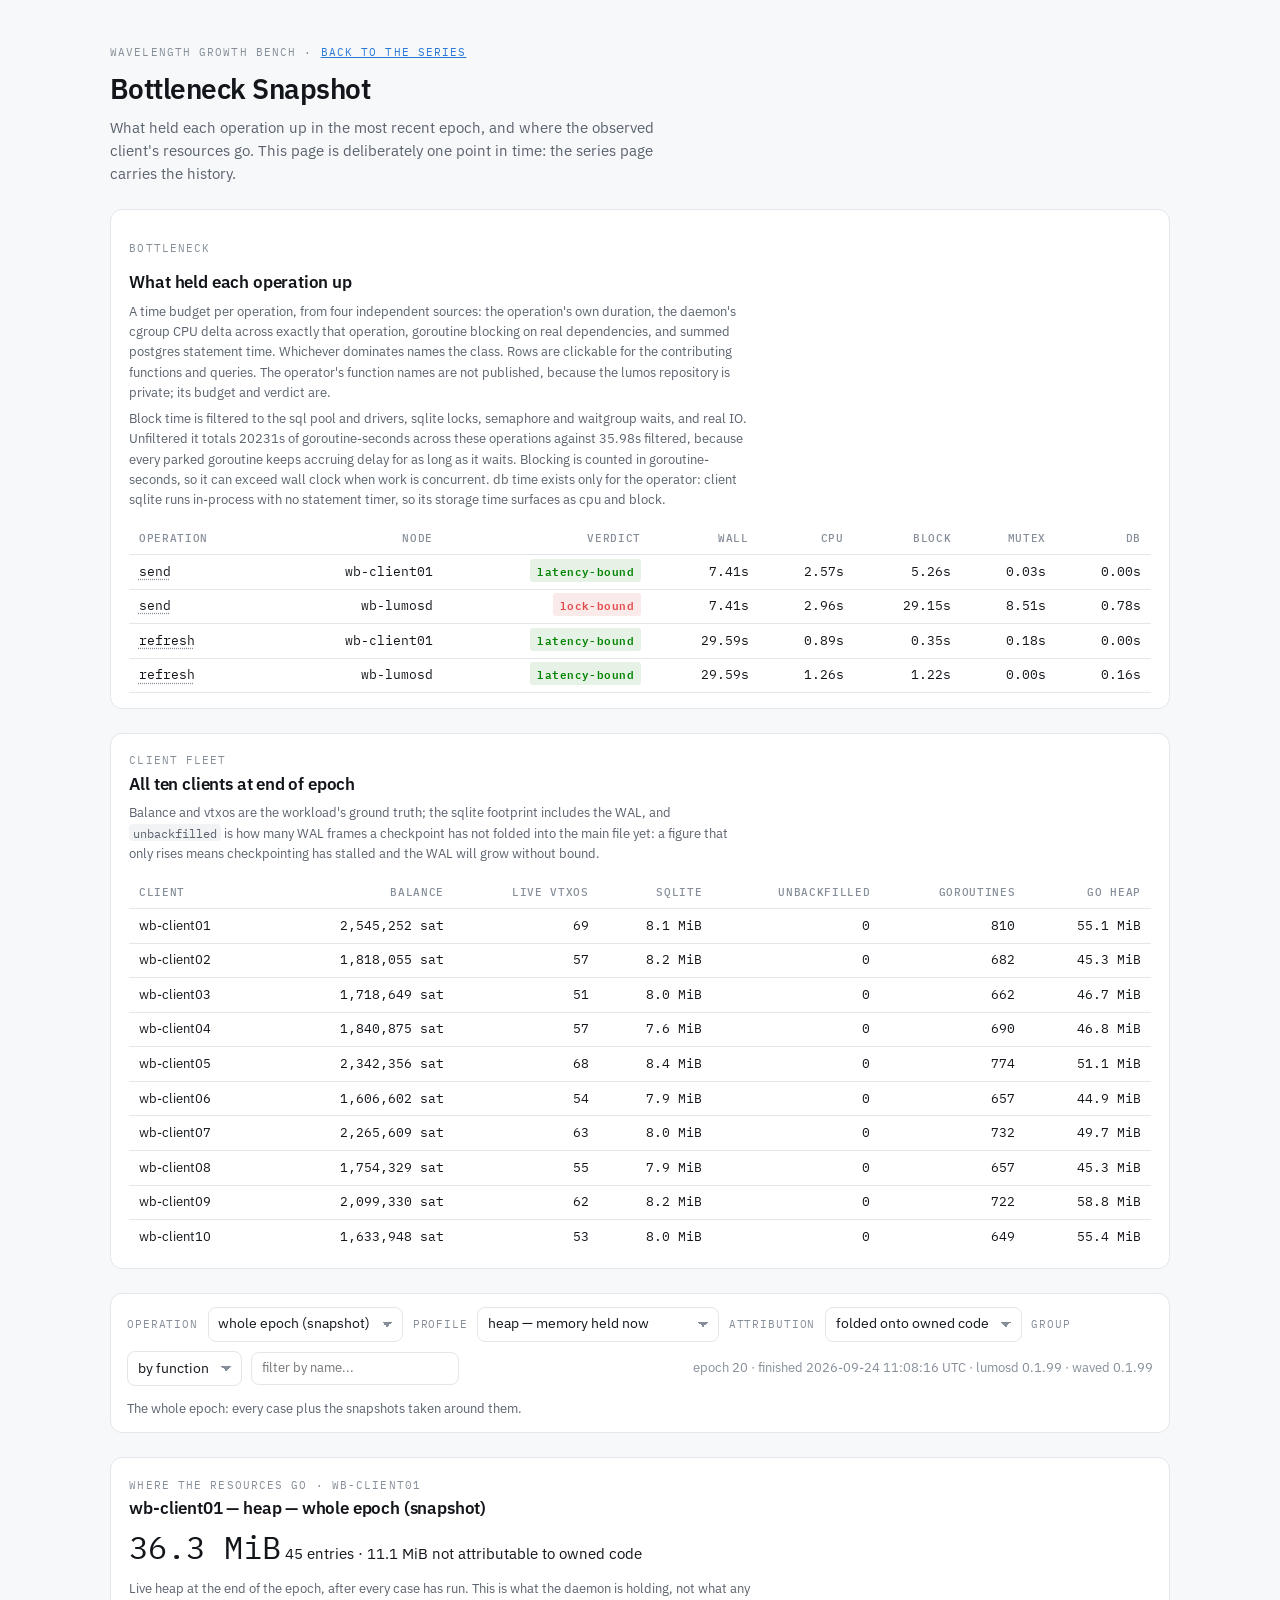
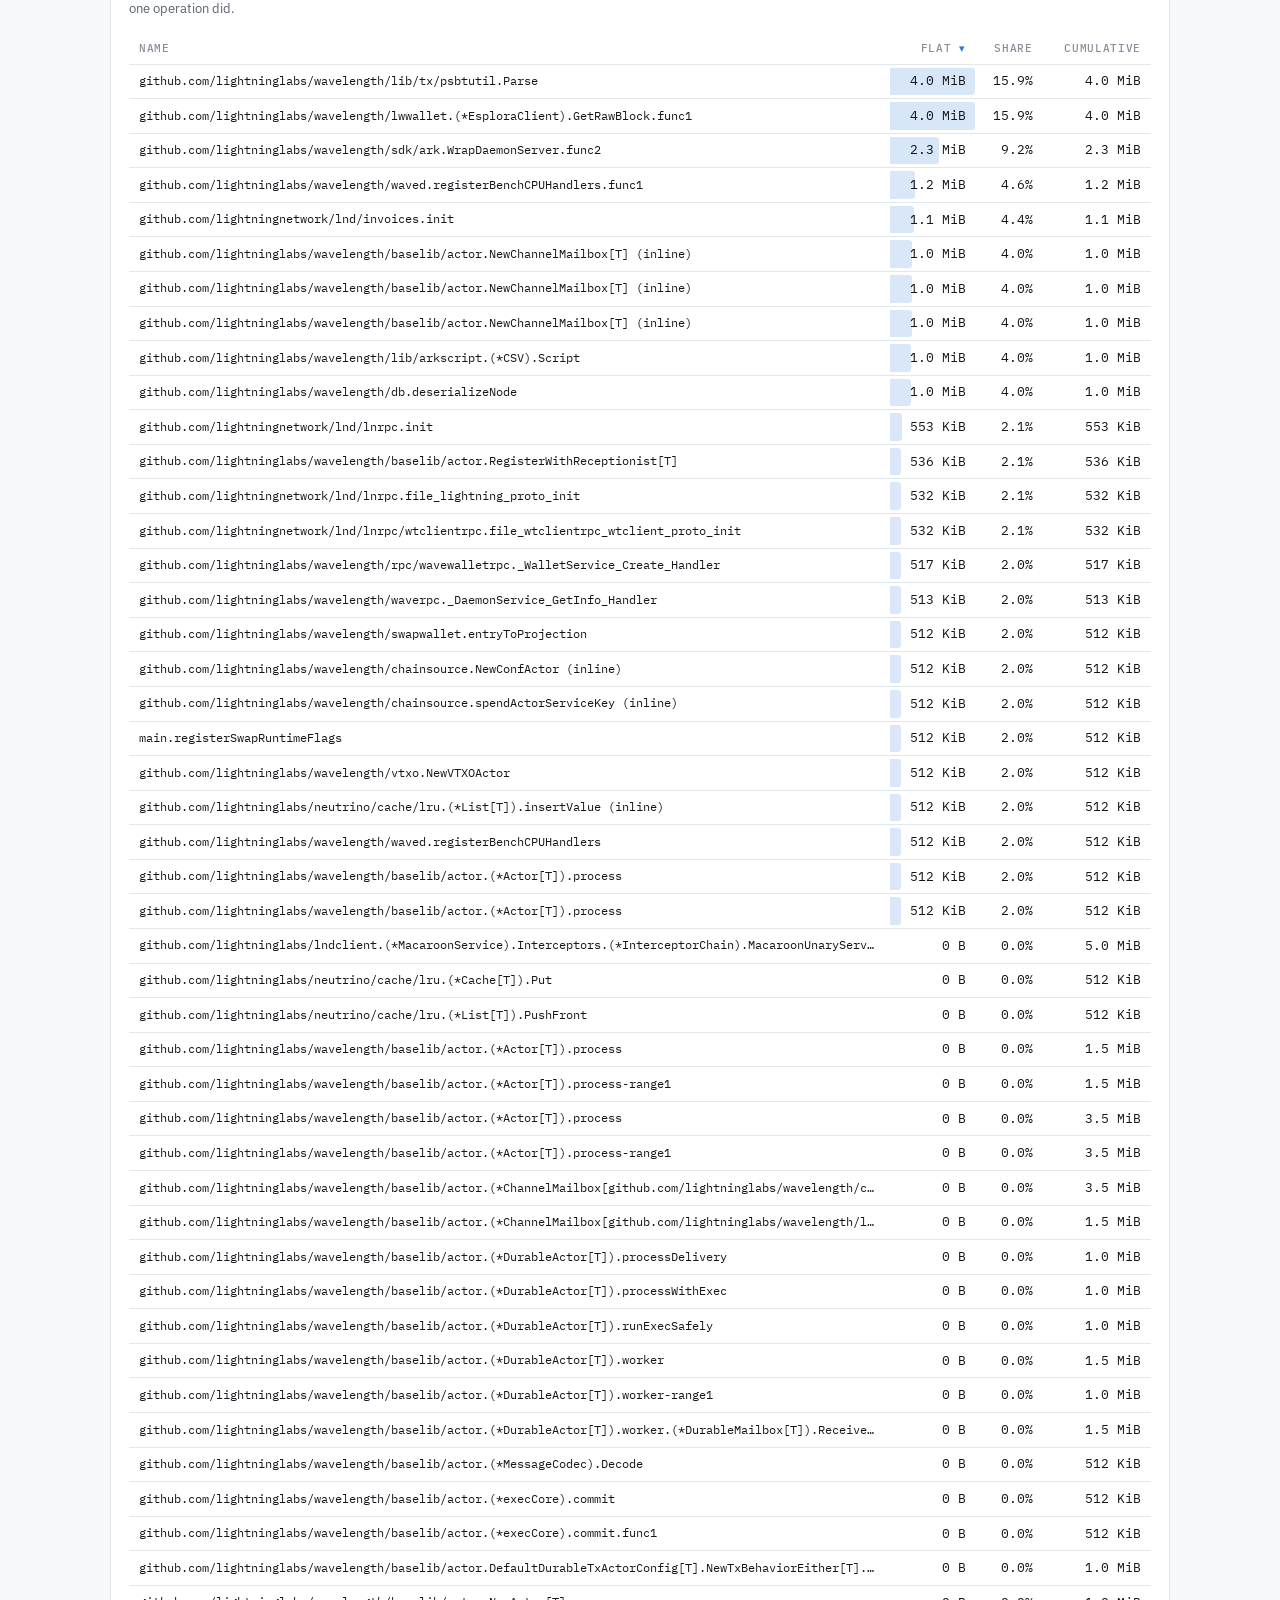
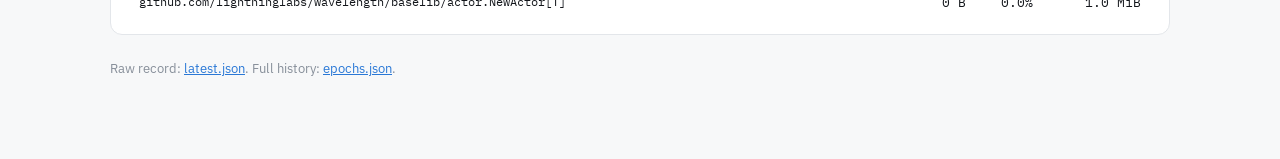
<file: docs/nodes.html>
<!doctype html>
<html lang="en">
<head>
<meta charset="utf-8">
<meta name="viewport" content="width=device-width, initial-scale=1">
<title>Bottleneck Snapshot</title>
<link rel="preconnect" href="https://fonts.googleapis.com">
<link rel="preconnect" href="https://fonts.gstatic.com" crossorigin>
<link rel="stylesheet" href="https://fonts.googleapis.com/css2?family=IBM+Plex+Sans:wght@400;500;600&family=IBM+Plex+Mono:wght@400;500;600&display=swap">
<link rel="stylesheet" href="tokens.css">
<style>
  /* Page-specific: the control row and the bar form. Everything else comes
     from tokens.css, which is generated from the series page. */
  .controls {
    display: flex; align-items: center; gap: .6rem; flex-wrap: wrap;
    padding: .8rem 1rem; background: var(--surface);
    border: 1px solid var(--hairline); border-radius: 12px;
  }
  .controls label {
    font-family: "IBM Plex Mono", monospace; font-size: .6875rem;
    letter-spacing: .08em; text-transform: uppercase; color: var(--ink-3);
  }
  select {
    font: inherit; font-size: .875rem; color: var(--ink);
    background: var(--surface); border: 1px solid var(--hairline);
    border-radius: 8px; padding: .34rem 2rem .34rem .6rem; cursor: pointer;
    appearance: none;
    background-image: linear-gradient(45deg, transparent 50%, var(--ink-3) 50%),
                      linear-gradient(135deg, var(--ink-3) 50%, transparent 50%);
    background-position: calc(100% - 15px) 52%, calc(100% - 10px) 52%;
    background-size: 5px 5px, 5px 5px;
    background-repeat: no-repeat;
  }
  select:focus-visible { outline: 2px solid var(--accent); outline-offset: 2px; }
  .controls .ctx { margin-left: auto; font-size: .8125rem; color: var(--ink-3); }

  input[type="search"] {
    font: inherit; font-size: .8125rem; color: var(--ink);
    background: var(--surface); border: 1px solid var(--hairline);
    border-radius: 8px; padding: .34rem .6rem; min-width: 13rem;
  }
  input[type="search"]:focus-visible { outline: 2px solid var(--accent); outline-offset: 2px; }

  th[data-sort] { cursor: pointer; user-select: none; }
  th[data-sort]:hover { color: var(--ink); }
  th.sorted::after { content: " \25BE"; color: var(--accent); }
  th.sorted.asc::after { content: " \25B4"; }

  /* Magnitude is drawn behind the value, so the table reads as a chart without
     needing a separate one. */
  td.mag { position: relative; }
  td.mag .b {
    position: absolute; left: 0; top: 3px; bottom: 3px;
    background: var(--series-1); opacity: .18; border-radius: 0 3px 3px 0;
  }
  td.mag span { position: relative; }
  td.neg .b { background: var(--good); }
  td.pos .b { background: var(--crit); }
  td.name { max-width: 42rem; overflow: hidden; text-overflow: ellipsis;
            font-size: .75rem; }
  tr.has-stack { cursor: pointer; }
  tr.stack td {
    font-size: .6875rem; color: var(--ink-3); white-space: pre-wrap;
    padding-top: 0; padding-bottom: .5rem;
  }

  /* Verdict pills. A named bottleneck class is a finding, so it reads as one;
     latency-bound is the benign case where no subsystem is the culprit. */
  #op-what { flex-basis: 100%; margin: .25rem 0 0; }
  .verdict { font-family: "IBM Plex Mono", ui-monospace, monospace;
    font-size: .6875rem; font-weight: 600; letter-spacing: .04em;
    padding: .125rem .4375rem; border-radius: 3px;
    background: var(--sunken); color: var(--ink-2); white-space: nowrap; }
  .verdict.cpu-bound, .verdict.db-bound, .verdict.lock-bound,
  .verdict.blocking-bound { background: var(--crit-bg); color: var(--crit); }
  .verdict.latency-bound { background: var(--good-bg); color: var(--good); }
  #bn-tbl tbody tr { cursor: pointer; }
  #bn-tbl tbody tr.open { background: var(--sunken); }
  tr.bn-detail > td { padding: 0 .625rem .75rem; }
  tr.bn-detail .cols { display: grid; gap: 1.125rem;
    grid-template-columns: repeat(auto-fit, minmax(14rem, 1fr)); }
  tr.bn-detail h4 { margin: 0 0 .25rem; font-size: .6875rem;
    letter-spacing: .06em; text-transform: uppercase; color: var(--ink-3); }
  tr.bn-detail ol { margin: 0; padding-left: 1.125rem; font-size: .75rem;
    color: var(--ink-2); }
  tr.bn-detail code { font-family: "IBM Plex Mono", ui-monospace, monospace;
    font-size: .6875rem; overflow-wrap: anywhere; }
</style>
</head>
<body>
<div class="wrap">
  <header>
    <span class="eyebrow">Wavelength Growth Bench &middot; <a href="./">back to the series</a></span>
    <h1>Bottleneck Snapshot</h1>
    <p class="lede">What held each operation up in the most recent epoch, and where
      the observed client's resources go. This page is deliberately one point in
      time: the series page carries the history.</p>
  </header>

  <section class="card" id="bn-card" hidden>
    <p class="eyebrow">Bottleneck</p>
    <h2>What held each operation up</h2>
    <p class="note">A time budget per operation, from four independent sources:
      the operation's own duration, the daemon's cgroup CPU delta across
      exactly that operation, goroutine blocking on real dependencies, and
      summed postgres statement time. Whichever dominates names the class.
      Rows are clickable for the contributing functions and queries. The
      operator's function names are not published, because the lumos
      repository is private; its budget and verdict are.</p>
    <p class="note" id="bn-caveat"></p>
    <div class="scroll"><table id="bn-tbl"><thead><tr>
      <th>operation</th><th>node</th><th>verdict</th>
      <th class="num">wall</th><th class="num">cpu</th><th class="num">block</th>
      <th class="num">mutex</th><th class="num">db</th>
    </tr></thead><tbody></tbody></table></div>
  </section>

  <section class="card">
    <span class="eyebrow">Client fleet</span>
    <h2>All ten clients at end of epoch</h2>
    <p class="note">Balance and vtxos are the workload's ground truth; the sqlite
      footprint includes the WAL, and <code>unbackfilled</code> is how many WAL
      frames a checkpoint has not folded into the main file yet: a figure that
      only rises means checkpointing has stalled and the WAL will grow without
      bound.</p>
    <div class="scroll"><table id="fleet-tbl"><thead><tr>
      <th>client</th><th class="num">balance</th><th class="num">live vtxos</th>
      <th class="num">sqlite</th><th class="num">unbackfilled</th>
      <th class="num">goroutines</th><th class="num">go heap</th>
    </tr></thead><tbody></tbody></table></div>
  </section>

  <section class="controls">
    <label for="op">Operation</label>
    <select id="op">
      <option value="epoch">whole epoch (snapshot)</option>
      <option value="send">send</option>
      <option value="refresh">refresh</option>
      <option value="growth">across epochs</option>
    </select>
    <label for="prof">Profile</label>
    <select id="prof">
      <option value="heap">heap &mdash; memory held now</option>
      <option value="allocs">allocs &mdash; memory ever allocated</option>
      <option value="goroutine">goroutines</option>
    </select>
    <label for="attr">Attribution</label>
    <select id="attr">
      <option value="folded">folded onto owned code</option>
      <option value="raw">raw, by leaf function</option>
    </select>
    <label for="grp">Group</label>
    <select id="grp">
      <option value="fn">by function</option>
      <option value="pkg">by package</option>
    </select>
    <input id="filter" type="search" placeholder="filter by name..." autocomplete="off">
    <span class="ctx" id="ctx"></span>
    <p class="note" id="op-what"></p>
  </section>

  <section class="card">
    <span class="eyebrow">Where the resources go &middot; wb-client01</span>
    <h2 id="prof-h">Profile</h2>
    <div class="hero"><span class="n num" id="prof-hero" style="font-size:2rem">&mdash;</span>
      <span class="u" id="prof-sub"></span></div>
    <p class="note" id="prof-note"></p>
    <div class="scroll"><table id="prof-tbl"><thead><tr>
      <th data-sort="name">name</th>
      <th data-sort="flat" class="sorted">flat</th>
      <th>share</th>
      <th data-sort="cum">cumulative</th>
    </tr></thead><tbody></tbody></table></div>
    <p class="note" id="prof-empty" hidden></p>
  </section>

  <footer id="footer"></footer>
</div>

<script>
const fmtBytes = b => {
  const s = b < 0 ? '−' : '';
  b = Math.abs(b);
  if (b >= 1073741824) return s + (b / 1073741824).toFixed(2) + ' GiB';
  if (b >= 1048576) return s + (b / 1048576).toFixed(1) + ' MiB';
  if (b >= 1024) return s + (b / 1024).toFixed(0) + ' KiB';
  return s + b + ' B';
};
const fmtCount = n => (n === null || n === undefined) ? '—' : n.toLocaleString('en-US');
const fmtSat = v => (v === null || v === undefined) ? '—' : fmtCount(+v) + ' sat';

let LATEST = null;
let PROFILES = null;
const sortState = { prof: { key: 'flat', asc: false } };

const CASE_WHAT = {
  send: '30 client-to-client OOR payments in 3 waves of 10: every client sends '
      + 'once per wave, concurrently, to a uniformly random other client, '
      + '25-100k sat, timed from submission to the OOR session reaching a '
      + 'terminal state.',
  refresh: 'Selective, wallet-realistic refresh (from epoch 14): only vtxos '
      + 'within 300 blocks of batch expiry or with OOR chain depth 6+, '
      + 'queued into the next shared round; clients with nothing due skip. '
      + 'Timed until each submitting client’s round FSM reaches a terminal '
      + 'state, with the harness mining throughout.',
};

// One renderer for the profile table.
function renderTable(tblId, rows, cols, state) {
  const tbl = document.getElementById(tblId);
  const tbody = tbl.querySelector('tbody');
  tbody.textContent = '';
  tbl.querySelectorAll('th[data-sort]').forEach(th => {
    th.classList.toggle('sorted', th.dataset.sort === state.key);
    th.classList.toggle('asc', th.dataset.sort === state.key && state.asc);
  });

  const dir = state.asc ? 1 : -1;
  rows = rows.slice().sort((a, b) => {
    const k = state.key;
    if (k === 'name') return dir * String(a.name).localeCompare(String(b.name));
    return dir * ((a[k] || 0) - (b[k] || 0));
  });

  const max = Math.max(...rows.map(r => Math.abs(r[cols.magKey] || 0)), 1);
  for (const r of rows) {
    const tr = document.createElement('tr');
    if (r.stack && r.stack.length) tr.className = 'has-stack';

    const name = document.createElement('td');
    name.className = 'name';
    // Names come from a binary and are not markup; insert as text.
    name.textContent = r.name;
    name.title = r.name;
    tr.append(name);

    for (const c of cols.cells) {
      const td = document.createElement('td');
      if (c.mag) {
        td.className = 'mag' + (r[c.key] < 0 ? ' neg' : (cols.signed ? ' pos' : ''));
        const b = document.createElement('div');
        b.className = 'b';
        b.style.width = (Math.abs(r[c.key] || 0) / max * 100).toFixed(1) + '%';
        td.append(b);
        const sp = document.createElement('span');
        sp.textContent = c.fmt(r[c.key]);
        td.append(sp);
      } else {
        td.textContent = c.fmt(r[c.key], r);
      }
      tr.append(td);
    }
    tbody.append(tr);

    if (r.stack && r.stack.length) {
      const sr = document.createElement('tr');
      sr.className = 'stack';
      sr.hidden = true;
      const td = document.createElement('td');
      td.colSpan = 1 + cols.cells.length;
      td.textContent = r.stack.join('\n');
      sr.append(td);
      tbody.append(sr);
      tr.addEventListener('click', () => { sr.hidden = !sr.hidden; });
    }
  }
  return rows.length;
}

function renderProfile() {
  const node = 'wb-client01';
  const op = document.getElementById('op').value;
  const kind = document.getElementById('prof').value;
  const attr = document.getElementById('attr').value;
  const group = document.getElementById('grp').value;
  const q = document.getElementById('filter').value.trim().toLowerCase();
  const empty = document.getElementById('prof-empty');
  const tbody = document.getElementById('prof-tbl').querySelector('tbody');

  const opLabel = document.getElementById('op').selectedOptions[0].textContent;
  document.getElementById('prof-h').textContent =
    node + ' — ' + kind + ' — ' + opLabel;

  document.getElementById('op-what').textContent =
    CASE_WHAT[op] || (op === 'epoch'
      ? 'The whole epoch: every case plus the snapshots taken around them.'
      : op === 'growth'
      ? 'Difference between this epoch and the first epoch captured, so what '
        + 'has accumulated rather than what one run did.'
      : '');

  const show = (msg) => {
    tbody.textContent = '';
    document.getElementById('prof-hero').textContent = 'n/a';
    document.getElementById('prof-sub').textContent = '';
    empty.hidden = false;
    empty.textContent = msg;
  };

  if (!PROFILES) return show('No profile data published yet.');
  const n = PROFILES.nodes[node];
  if (!n) return show('No profiles captured for this node.');

  let src, note, signed = false;
  if (op === 'epoch') {
    src = (n.snapshot || {})[kind];
    note = {
      heap: 'Live heap at the end of the epoch, after every case has run. This is ' +
            'what the daemon is holding, not what any one operation did.',
      allocs: 'Every allocation since the daemon started, so this is lifetime churn ' +
              'across all epochs, not this epoch alone. Pick an operation to scope it.',
      goroutine: 'Goroutines at the end of the epoch, grouped by the frame that ' +
                 'identifies them. Click a row for its stack.',
    }[kind];
  } else if (op === 'growth') {
    src = (n.growth || {})[kind];
    signed = true;
    note = 'Difference between the epoch-boundary profiles of epoch ' +
      PROFILES.baseline_epoch + ' and epoch ' + PROFILES.epoch +
      '. Positive means the client is holding or allocating more than it was.';
  } else {
    const c = (n.cases || {})[op];
    src = c ? c[kind] : null;
    signed = true;
    note = 'Difference across a capture taken immediately before and after this ' +
      'case, so it is scoped to that operation. For allocs it is what the ' +
      'operation allocated; for heap it is what the operation left behind.';
    if (c && c.goroutine_delta !== undefined && kind === 'goroutine') {
      note = 'This case changed the goroutine count by ' +
        (c.goroutine_delta >= 0 ? '+' : '') + c.goroutine_delta +
        '. Per-stack differences are not kept for goroutines; use the whole-epoch ' +
        'snapshot for stacks.';
    }
  }
  document.getElementById('prof-note').textContent = note || '';

  if (!src) {
    if (op === 'growth') {
      return show('Growth needs epoch-boundary profiles from two epochs. ' +
        PROFILES.profiles_available + ' captured so far.');
    }
    if (op !== 'epoch' && kind === 'goroutine') {
      const d = ((n.cases || {})[op] || {}).goroutine_delta;
      return show(d === undefined
        ? 'No goroutine capture for this case yet.'
        : 'Goroutine count changed by ' + (d >= 0 ? '+' : '') + d +
          ' during this case. Switch to the whole-epoch snapshot for per-stack detail.');
    }
    return show('No ' + kind + ' profile for this selection. It is captured from the ' +
      'next epoch onward.');
  }

  const unit = src.unit;
  const fmt = unit === 'bytes' ? fmtBytes : fmtCount;
  let list = group === 'pkg' ? (src.packages || []) : (src[attr] || []);
  let rows = list.map(r => ({
    name: group === 'pkg' ? r.pkg : r.fn,
    flat: r.flat, cum: r.cum !== undefined ? r.cum : r.flat, stack: r.stack,
  }));
  if (q) rows = rows.filter(r => r.name.toLowerCase().includes(q));

  const total = rows.reduce((a, r) => a + Math.abs(r.flat), 0);
  document.getElementById('prof-hero').textContent =
    unit === 'bytes' ? fmt(src.total) : fmtCount(src.total);
  const bits = [rows.length + ' entries'];
  if (q) bits.push('matching "' + q + '"');
  if (attr === 'folded' && src.unattributed) {
    bits.push(fmt(src.unattributed) + ' not attributable to owned code');
  }
  document.getElementById('prof-sub').textContent = bits.join(' · ');

  const count = renderTable('prof-tbl', rows, {
    magKey: 'flat', signed,
    cells: [
      { key: 'flat', mag: true, fmt: v => (signed && v > 0 ? '+' : '') + fmt(v) },
      { key: 'flat', fmt: v => total ? (Math.abs(v) / total * 100).toFixed(1) + '%' : '0%' },
      { key: 'cum', fmt: v => fmt(v) },
    ],
  }, sortState.prof);

  empty.hidden = count > 0;
  if (!count) {
    empty.textContent = q ? 'Nothing matches that filter.'
      : (src.total === 0
        ? 'The client did no measurable ' + kind + ' work during this operation.'
        : 'No rows for this view.');
  }
}

function renderFleet() {
  const tb = document.querySelector('#fleet-tbl tbody');
  tb.textContent = '';
  const clients = LATEST.clients || {};
  for (const name of Object.keys(clients).sort()) {
    const c = clients[name];
    const tr = document.createElement('tr');
    const cells = [
      name,
      fmtSat(c.balance_sat),
      fmtCount(c.live_vtxos),
      c.sqlite_bytes != null ? fmtBytes(c.sqlite_bytes) : '—',
      c.wal && c.wal.unbackfilled != null ? fmtCount(c.wal.unbackfilled) : '—',
      fmtCount(c.goroutines),
      c.heap_bytes != null ? fmtBytes(c.heap_bytes) : '—',
    ];
    cells.forEach((v, i) => {
      const td = document.createElement('td');
      td.textContent = v;
      if (i === 0) td.style.fontFamily = 'inherit';
      tr.append(td);
    });
    tb.append(tr);
  }
}

function fmtS(v) {
  return (v === null || v === undefined) ? '—' : v.toFixed(2) + 's';
}

function bnDetail(op) {
  if (op.top && op.top.redacted) {
    return '<p class="note">' + op.top.redacted + '.</p>';
  }
  const list = (title, rows, fmt) => rows && rows.length
    ? '<div><h4>' + title + '</h4><ol>' +
      rows.slice(0, 6).map(fmt).join('') + '</ol></div>'
    : '';
  return '<div class="cols">' +
    list('CPU by function', op.top.cpu,
      r => '<li><code>' + r.fn + '</code> &middot; ' +
           r.self_s.toFixed(2) + 's</li>') +
    list('CPU by package', op.top.cpu_packages,
      r => '<li><code>' + r.pkg + '</code> &middot; ' +
           r.self_s.toFixed(2) + 's</li>') +
    list('Blocked on', op.top.block,
      r => '<li><code>' + r.fn + '</code> &middot; ' +
           r.self_s.toFixed(2) + 's</li>') +
    list('Slowest queries', op.top.db,
      r => '<li>' + r.total_ms.toFixed(0) + 'ms over ' + r.calls +
           ' calls &middot; <code>' +
           r.query.replace(/^-- name: /, '') + '</code></li>') +
    '</div>';
}

function renderBottlenecks(b) {
  if (!b || !b.operations || !b.operations.length) return;
  document.getElementById('bn-card').hidden = false;
  const raw = b.operations.reduce((a, o) => a + (o.budget.block_raw_s || 0), 0);
  const filt = b.operations.reduce((a, o) => a + (o.budget.block_s || 0), 0);
  document.getElementById('bn-caveat').textContent =
    'Block time is filtered to the sql pool and drivers, sqlite locks, '
    + 'semaphore and waitgroup waits, and real IO. Unfiltered it totals '
    + raw.toFixed(0) + 's of goroutine-seconds across these operations against '
    + filt.toFixed(2) + 's filtered, because every parked goroutine keeps '
    + 'accruing delay for as long as it waits. Blocking is counted in '
    + 'goroutine-seconds, so it can exceed wall clock when work is concurrent. '
    + 'db time exists only for the operator: client sqlite runs in-process '
    + 'with no statement timer, so its storage time surfaces as cpu and block.';

  const tb = document.querySelector('#bn-tbl tbody');
  tb.innerHTML = '';
  b.operations.forEach(op => {
    const tr = document.createElement('tr');
    const what = CASE_WHAT[op.case];
    const caseCell = what
      ? '<td class="explained" title="' + what + '">' + op.case + '</td>'
      : '<td>' + op.case + '</td>';
    tr.innerHTML = caseCell + '<td>' + op.node + '</td>'
      + '<td><span class="verdict ' + op.verdict + '">' + op.verdict
      + '</span></td>'
      + '<td class="num">' + fmtS(op.budget.wall_s) + '</td>'
      + '<td class="num">' + fmtS(op.budget.cpu_s) + '</td>'
      + '<td class="num">' + fmtS(op.budget.block_s) + '</td>'
      + '<td class="num">' + fmtS(op.budget.mutex_s) + '</td>'
      + '<td class="num">' + fmtS(op.budget.db_s) + '</td>';
    const det = document.createElement('tr');
    det.className = 'bn-detail';
    det.hidden = true;
    det.innerHTML = '<td colspan="8"><p class="note">' + op.why + '</p>'
      + bnDetail(op) + '</td>';
    tr.addEventListener('click', () => {
      det.hidden = !det.hidden;
      tr.classList.toggle('open', !det.hidden);
    });
    tb.appendChild(tr);
    tb.appendChild(det);
  });
}

function wireSorting() {
  document.getElementById('prof-tbl').querySelectorAll('th[data-sort]').forEach(th => {
    th.addEventListener('click', () => {
      const st = sortState.prof;
      if (st.key === th.dataset.sort) st.asc = !st.asc;
      else { st.key = th.dataset.sort; st.asc = false; }
      renderProfile();
    });
  });
}

for (const id of ['op', 'prof', 'attr', 'grp']) {
  document.getElementById(id).addEventListener('change', renderProfile);
}
let t;
document.getElementById('filter').addEventListener('input', () => {
  clearTimeout(t);
  t = setTimeout(renderProfile, 120);
});
wireSorting();

Promise.all([
  fetch('latest.json').then(r => r.json()),
  fetch('profiles.json').then(r => r.ok ? r.json() : null).catch(() => null),
  fetch('bottlenecks.json').then(r => r.ok ? r.json() : null).catch(() => null),
]).then(([d, p, b]) => {
  LATEST = d;
  PROFILES = p;
  document.getElementById('ctx').textContent =
    `epoch ${d.epoch} · finished ${d.finished_at.replace('T', ' ').replace('Z', ' UTC')}` +
    ` · lumosd ${d.versions.lumosd} · waved ${d.versions.waved}`;
  renderBottlenecks(b);
  renderFleet();
  renderProfile();
  document.getElementById('footer').innerHTML =
    'Raw record: <a href="latest.json">latest.json</a>. Full history: ' +
    '<a href="epochs.json">epochs.json</a>.';
}).catch(err => {
  document.getElementById('ctx').textContent = 'could not load latest.json: ' + err;
});
</script>
</body>
</html>
</file>
<file: docs/tokens.css>
/* Generated from index.html by bench/render.sh. Do not edit. */
/* Light palette is the complete set; the dark blocks below redefine only
     tokens, so nothing is ever defined solely behind a media query. */
  :root {
    color-scheme: light;
    --ground:   #f7f8f9;
    --surface:  #ffffff;
    --sunken:   #f1f3f5;
    --hairline: #e3e6ea;
    --grid:     #edf0f3;
    --ink:      #12151a;
    --ink-2:    #5a626d;
    --ink-3:    #868e99;
    --accent:   #2a78d6;
    --good:     #008300;
    --good-bg:  #e6f2e6;
    --crit:     #e34948;
    --crit-bg:  #fbeaea;
    --series-1: #2a78d6;
    --series-2: #eb6834;
    --series-3: #1baf7a;
  }
  @media (prefers-color-scheme: dark) {
    :root:not([data-theme="light"]) {
      color-scheme: dark;
      --ground:   #0f1216;
      --surface:  #171b21;
      --sunken:   #1d2229;
      --hairline: #262c34;
      --grid:     #222831;
      --ink:      #f2f4f7;
      --ink-2:    #a6aeb9;
      --ink-3:    #767e89;
      --accent:   #3987e5;
      --good:     #4caf50;
      --good-bg:  #16281a;
      --crit:     #e66767;
      --crit-bg:  #2b1a1a;
      --series-1: #3987e5;
      --series-2: #d95926;
      --series-3: #199e70;
    }
  }
  :root[data-theme="dark"] {
    color-scheme: dark;
    --ground:   #0f1216;
    --surface:  #171b21;
    --sunken:   #1d2229;
    --hairline: #262c34;
    --grid:     #222831;
    --ink:      #f2f4f7;
    --ink-2:    #a6aeb9;
    --ink-3:    #767e89;
    --accent:   #3987e5;
    --good:     #4caf50;
    --good-bg:  #16281a;
    --crit:     #e66767;
    --crit-bg:  #2b1a1a;
    --series-1: #3987e5;
    --series-2: #d95926;
    --series-3: #199e70;
  }

  *, *::before, *::after { box-sizing: border-box; }
  body {
    margin: 0;
    padding: 2.75rem 1.25rem 5rem;
    background: var(--ground);
    color: var(--ink);
    font-family: "IBM Plex Sans", ui-sans-serif, system-ui, -apple-system, "Segoe UI", sans-serif;
    font-size: 15px;
    line-height: 1.55;
    -webkit-font-smoothing: antialiased;
  }
  .wrap { max-width: 1060px; margin: 0 auto; display: flex; flex-direction: column; gap: 1.5rem; }

  /* Numbers are the content here, so every measured value is set in mono and
     tabular so columns line up. */
  .num { font-family: "IBM Plex Mono", ui-monospace, SFMono-Regular, Menlo, monospace;
         font-variant-numeric: tabular-nums; }

  .eyebrow {
    font-family: "IBM Plex Mono", ui-monospace, monospace;
    font-size: .6875rem; letter-spacing: .1em; text-transform: uppercase;
    color: var(--ink-3);
  }
  header { display: flex; flex-direction: column; gap: .35rem; }
  h1 { font-size: 1.75rem; font-weight: 600; letter-spacing: -.018em; margin: 0;
       text-wrap: balance; }
  .lede { color: var(--ink-2); margin: 0; max-width: 62ch; }
  .meta { display: flex; flex-wrap: wrap; gap: .4rem .5rem; align-items: center;
          margin-top: .5rem; }

  .chip {
    display: inline-flex; align-items: center; gap: .4rem;
    border: 1px solid var(--hairline); border-radius: 999px;
    padding: .17rem .6rem; font-size: .75rem; color: var(--ink-2);
    background: var(--surface);
  }
  .chip.ok   { color: var(--good); background: var(--good-bg); border-color: transparent; }
  .chip.bad  { color: var(--crit); background: var(--crit-bg); border-color: transparent; }
  .chip .dot { width: 6px; height: 6px; border-radius: 50%; background: currentColor; flex: none; }

  .readout {
    display: grid; gap: 1px; background: var(--hairline);
    border: 1px solid var(--hairline); border-radius: 12px; overflow: hidden;
    grid-template-columns: repeat(auto-fit, minmax(158px, 1fr));
  }
  .cell { background: var(--surface); padding: .9rem 1rem 1rem; }
  .cell .k { font-family: "IBM Plex Mono", monospace; font-size: .6875rem;
             letter-spacing: .08em; text-transform: uppercase; color: var(--ink-3); }
  .cell .v { font-size: 1.55rem; font-weight: 500; line-height: 1.2; margin-top: .3rem;
             font-family: "IBM Plex Mono", ui-monospace, monospace;
             font-variant-numeric: tabular-nums; letter-spacing: -.02em; }
  .cell .d { font-size: .75rem; color: var(--ink-3); margin-top: .2rem; line-height: 1.4; }

  .card {
    background: var(--surface); border: 1px solid var(--hairline);
    border-radius: 12px; padding: 1.15rem 1.15rem .9rem;
    display: flex; flex-direction: column; gap: .1rem;
  }
  .card h2 { font-size: 1.0625rem; font-weight: 600; margin: 0; letter-spacing: -.01em; }
  .note { color: var(--ink-2); font-size: .8125rem; margin: .3rem 0 0; max-width: 78ch; }
  .warn { color: var(--crit); font-size: .8125rem; margin: .4rem 0 0; }
  code { font-family: "IBM Plex Mono", monospace; font-size: .95em;
         background: var(--sunken); padding: .05em .3em; border-radius: 4px; }

  .explained { text-decoration: underline dotted var(--ink-3);
    text-underline-offset: 3px; cursor: help; }
  .legend { display: flex; flex-wrap: wrap; gap: .9rem; margin: .75rem 0 .1rem; }
  .legend span { display: inline-flex; align-items: center; gap: .4rem;
                 font-size: .8125rem; color: var(--ink-2); }
  .swatch { width: 10px; height: 10px; border-radius: 3px; flex: none; }

  .plot { position: relative; width: 100%; }
  svg { display: block; width: 100%; height: auto; }
  .tip {
    position: absolute; pointer-events: none; opacity: 0; transition: opacity .08s linear;
    background: var(--surface); border: 1px solid var(--hairline); border-radius: 8px;
    padding: .5rem .6rem; font-size: .8125rem;
    box-shadow: 0 6px 18px rgb(18 21 26 / 14%); white-space: nowrap; z-index: 5;
  }
  .tip .hd { font-family: "IBM Plex Mono", monospace; font-size: .6875rem;
             letter-spacing: .08em; text-transform: uppercase;
             color: var(--ink-3); margin-bottom: .3rem; }
  .tip .row { display: flex; align-items: center; gap: .4rem; color: var(--ink-2); }
  .tip .row b { color: var(--ink); font-weight: 500;
                font-family: "IBM Plex Mono", monospace; font-variant-numeric: tabular-nums; }

  .scroll { overflow-x: auto; margin-top: .75rem; }
  table { border-collapse: collapse; width: 100%; font-size: .8125rem; }
  th, td { text-align: right; padding: .42rem .6rem; white-space: nowrap;
           border-bottom: 1px solid var(--hairline); }
  td { font-family: "IBM Plex Mono", ui-monospace, monospace; font-variant-numeric: tabular-nums; }
  th { font-family: "IBM Plex Mono", monospace; font-size: .6875rem; font-weight: 500;
       letter-spacing: .06em; text-transform: uppercase; color: var(--ink-3);
       position: sticky; top: 0; background: var(--surface); }
  th:first-child, td:first-child { text-align: left; }
  tbody tr:last-child td { border-bottom: none; }

  /* Status is a pill, so it never rests on color alone. */
  .pill { display: inline-block; border-radius: 999px; padding: .05rem .45rem;
          font-size: .75rem; font-weight: 500; }
  .pill.ok  { color: var(--good); background: var(--good-bg); }
  .pill.bad { color: var(--crit); background: var(--crit-bg); }

  details > summary {
    cursor: pointer; color: var(--ink-2); font-size: .875rem;
    padding: .1rem 0; border-radius: 4px;
  }
  details > summary:focus-visible,
  a:focus-visible { outline: 2px solid var(--accent); outline-offset: 2px; }
  footer { color: var(--ink-3); font-size: .8125rem; }
  a { color: var(--accent); }
  @media (prefers-reduced-motion: reduce) { * { transition: none !important; } }
</file>
